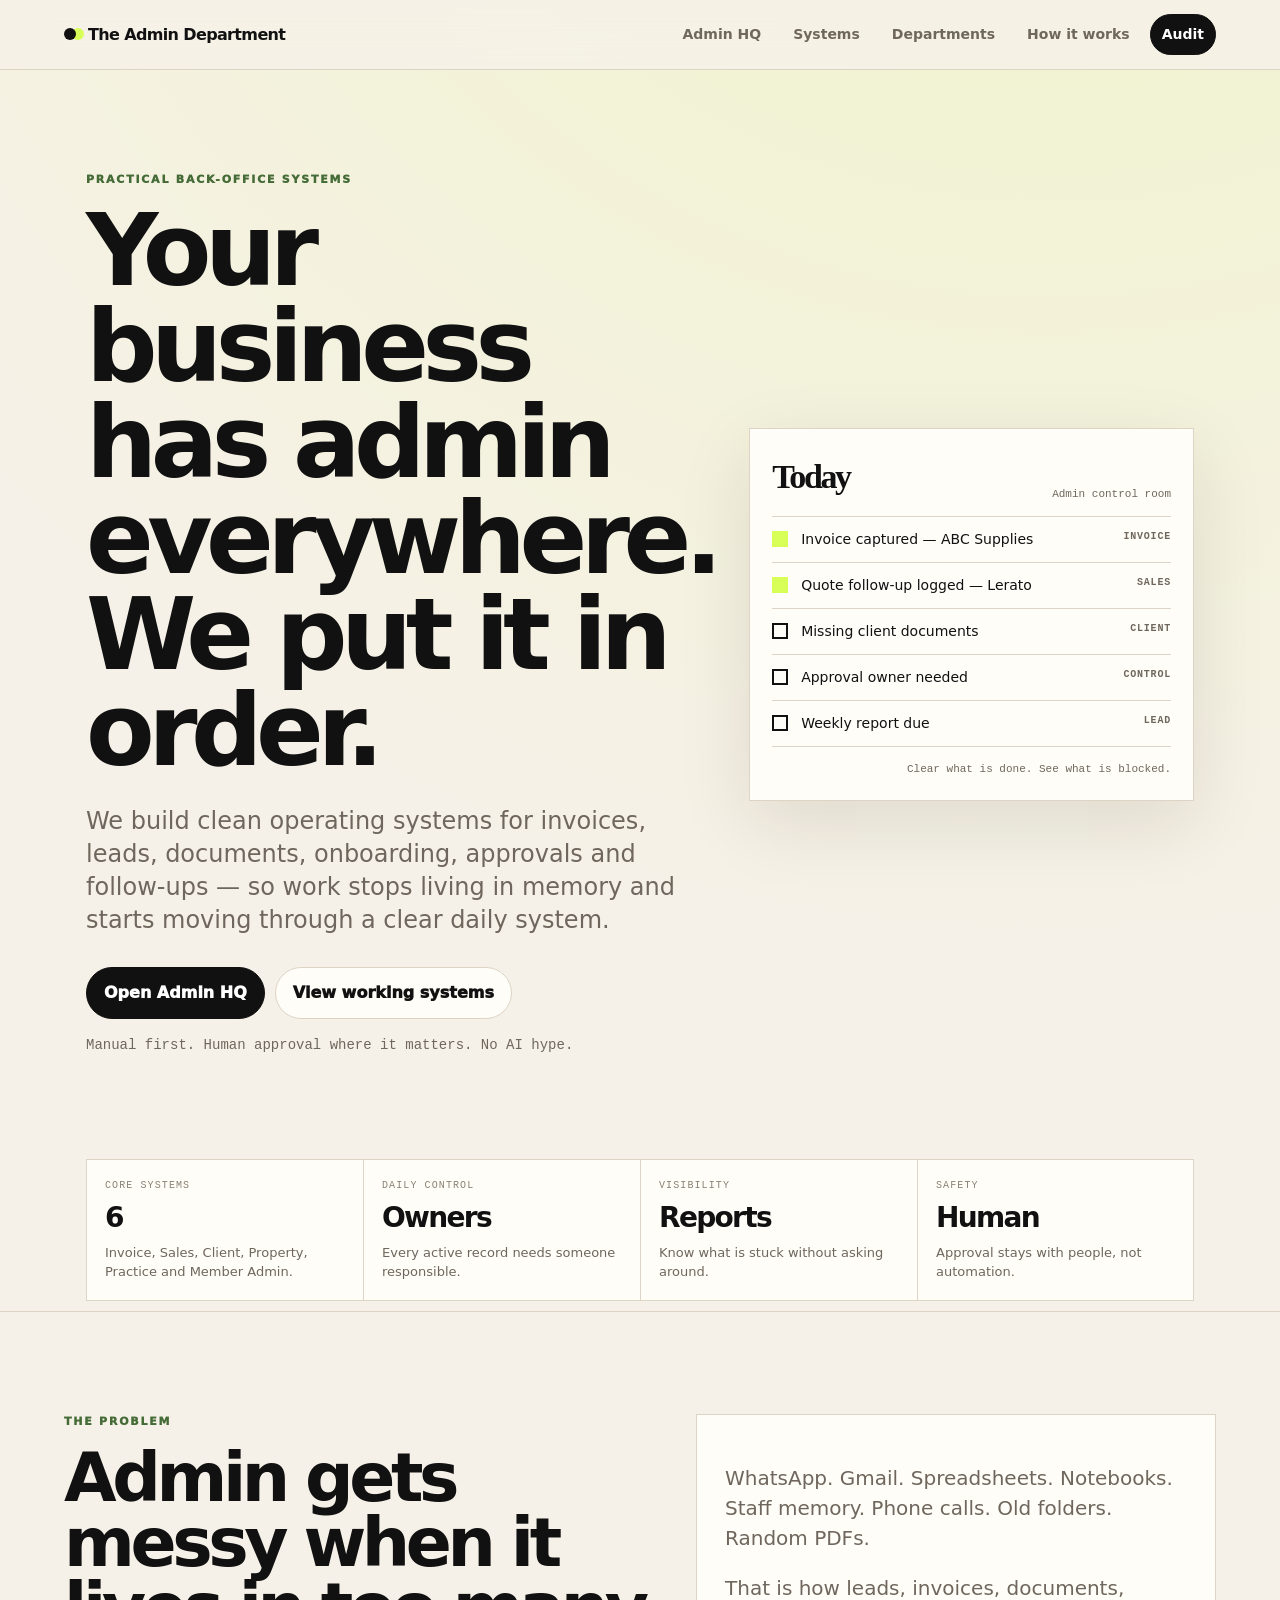
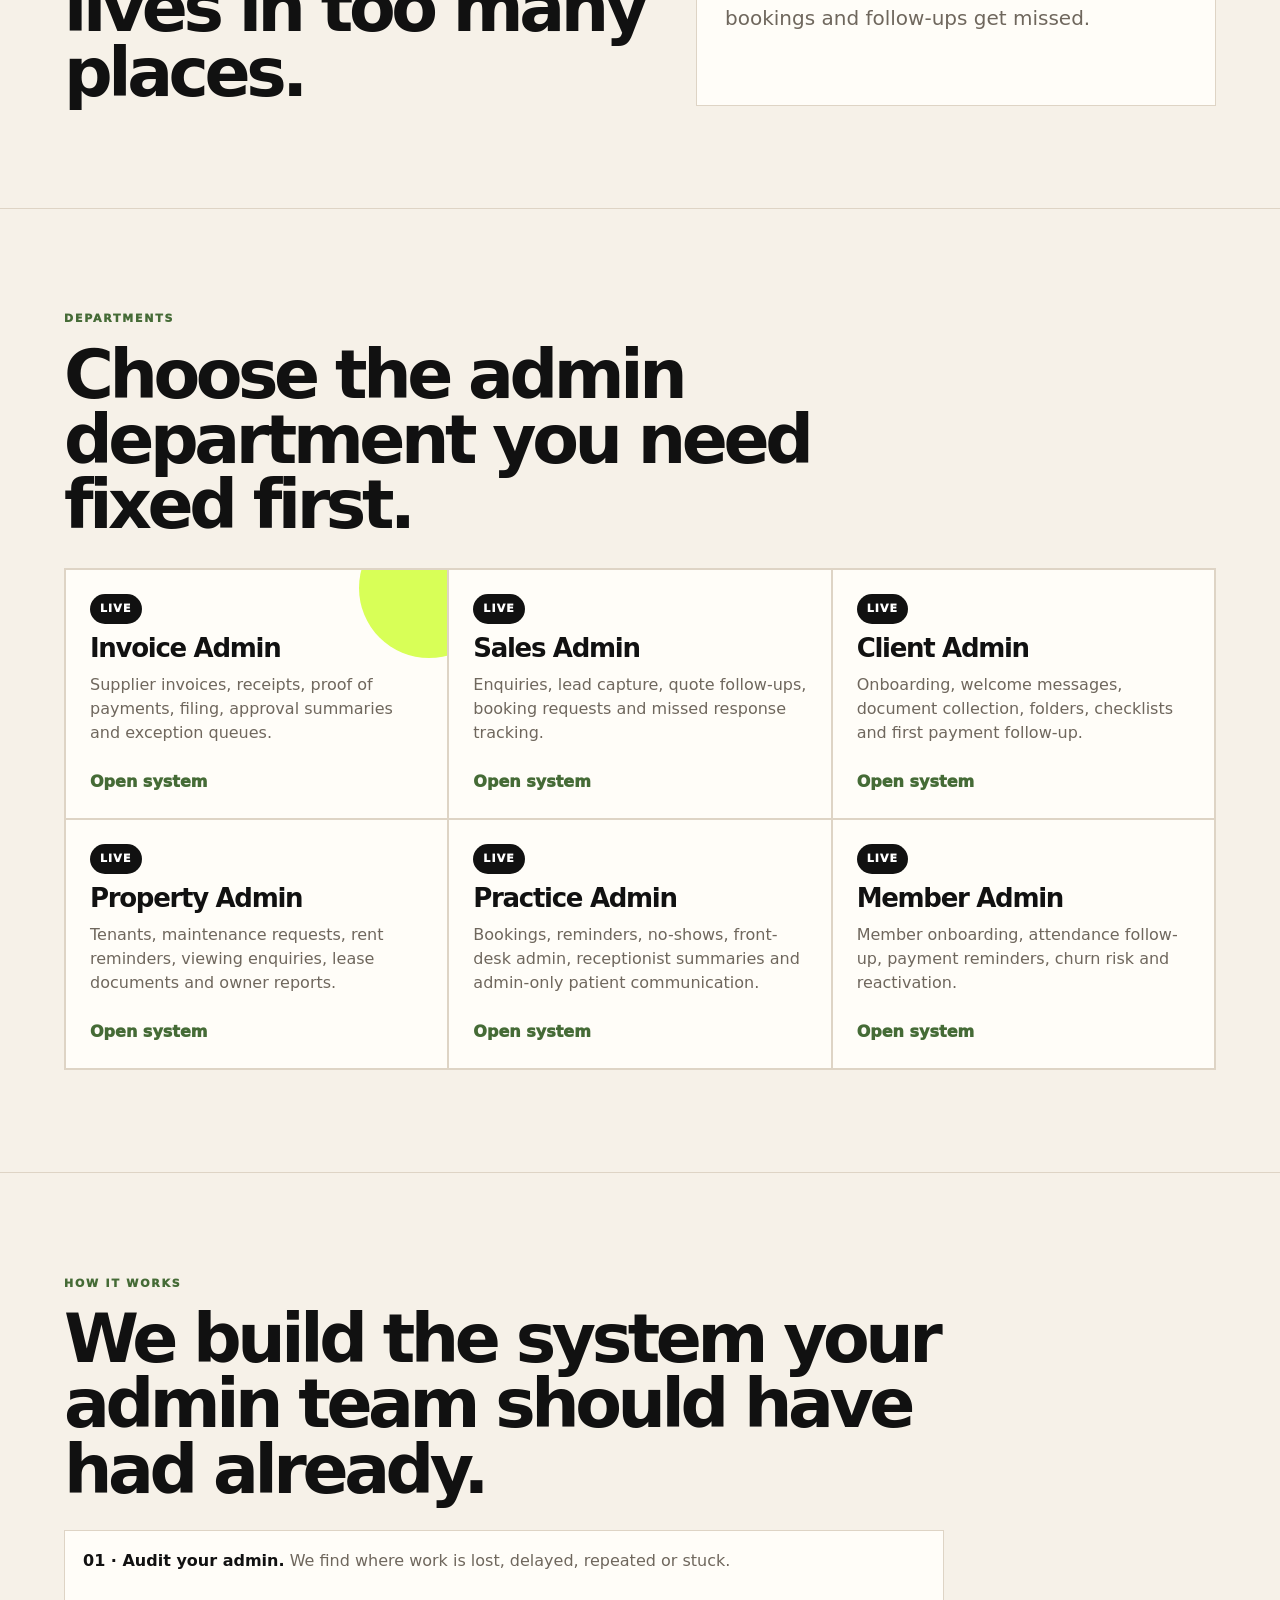
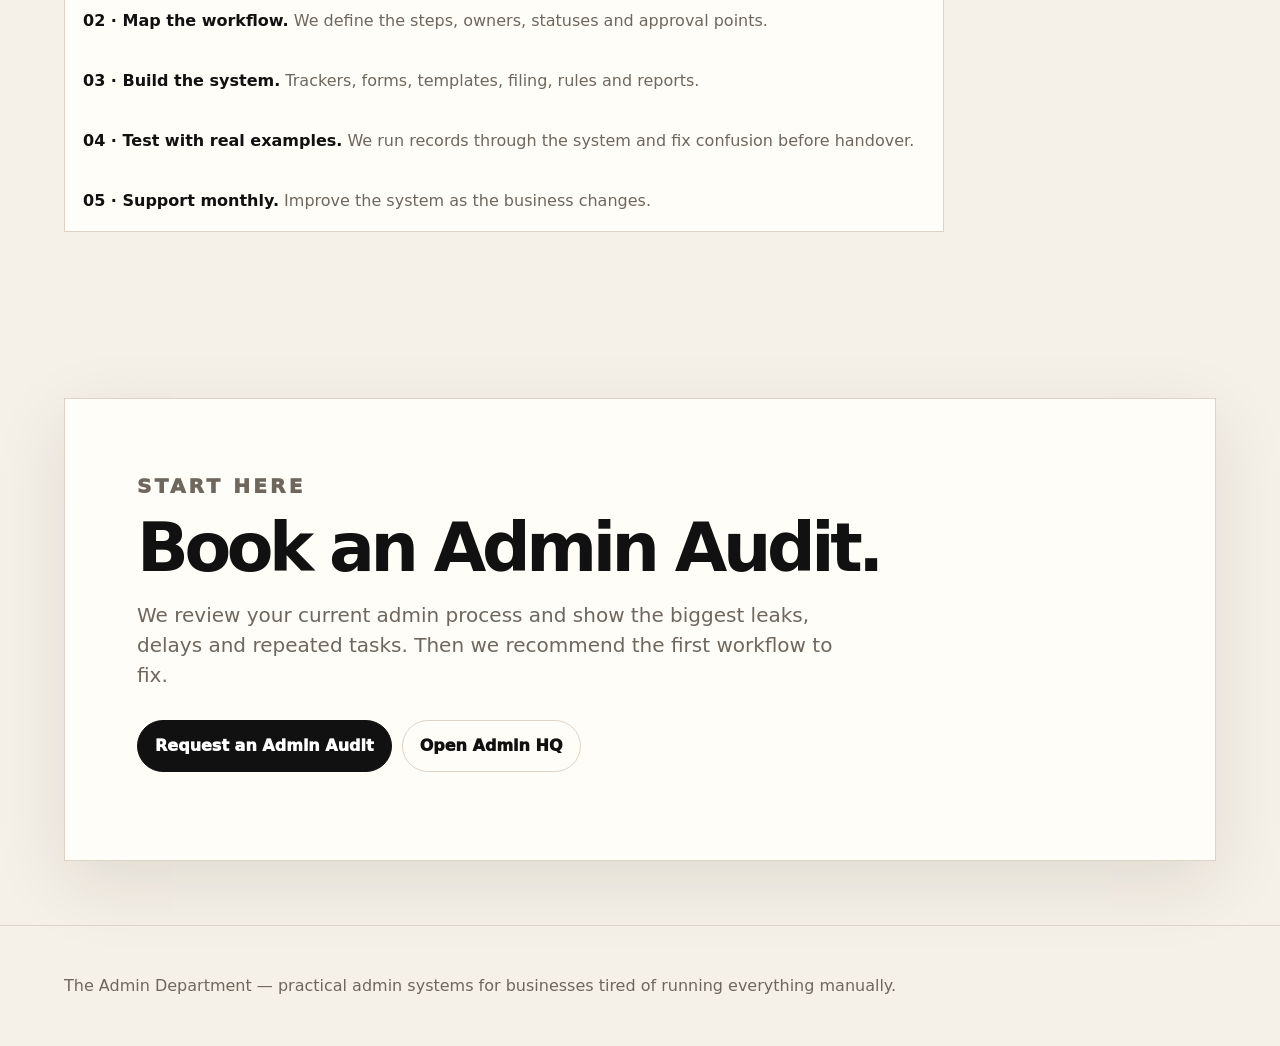
<file: index.html>
<!doctype html>
<html lang="en">
<head>
  <meta charset="utf-8" />
  <meta name="viewport" content="width=device-width, initial-scale=1, viewport-fit=cover" />
  <title>The Admin Department</title>
  <meta name="description" content="Practical admin systems for businesses drowning in invoices, messages, documents, bookings, follow-ups, and repetitive admin." />
  <link rel="stylesheet" href="styles.css" />
</head>
<body>
  <header class="site-header">
    <a class="logo" href="index.html">The Admin Department</a>
    <nav>
      <a href="app/">Admin HQ</a>
      <a href="admin-systems.html">Systems</a>
      <a href="#departments">Departments</a>
      <a href="#how">How it works</a>
      <a class="nav-cta" href="#audit">Audit</a>
    </nav>
  </header>

  <main>
    <section class="hero">
      <div class="hero-copy-wrap">
        <p class="eyebrow">Practical back-office systems</p>
        <h1>Your business has admin everywhere. We put it in order.</h1>
        <p class="hero-copy">We build clean operating systems for invoices, leads, documents, onboarding, approvals and follow-ups — so work stops living in memory and starts moving through a clear daily system.</p>
        <div class="hero-actions">
          <a class="button primary" href="app/">Open Admin HQ</a>
          <a class="button secondary" href="admin-systems.html">View working systems</a>
        </div>
        <p class="trust">Manual first. Human approval where it matters. No AI hype.</p>
      </div>
      <aside class="today-card" aria-label="Admin preview">
        <div class="card-head">
          <span class="stamp">Today</span>
          <span class="date">Admin control room</span>
        </div>
        <ul class="ruled">
          <li><span class="check done"></span><span>Invoice captured — ABC Supplies</span><strong>Invoice</strong></li>
          <li><span class="check done"></span><span>Quote follow-up logged — Lerato</span><strong>Sales</strong></li>
          <li><span class="check"></span><span>Missing client documents</span><strong>Client</strong></li>
          <li><span class="check"></span><span>Approval owner needed</span><strong>Control</strong></li>
          <li><span class="check"></span><span>Weekly report due</span><strong>Lead</strong></li>
        </ul>
        <p class="card-note">Clear what is done. See what is blocked.</p>
      </aside>
    </section>

    <section class="proof-strip" aria-label="What the system gives you">
      <article><span>Core systems</span><strong>6</strong><p>Invoice, Sales, Client, Property, Practice and Member Admin.</p></article>
      <article><span>Daily control</span><strong>Owners</strong><p>Every active record needs someone responsible.</p></article>
      <article><span>Visibility</span><strong>Reports</strong><p>Know what is stuck without asking around.</p></article>
      <article><span>Safety</span><strong>Human</strong><p>Approval stays with people, not automation.</p></article>
    </section>

    <section class="problem">
      <div>
        <p class="eyebrow">The problem</p>
        <h2>Admin gets messy when it lives in too many places.</h2>
      </div>
      <div class="problem-card">
        <p>WhatsApp. Gmail. Spreadsheets. Notebooks. Staff memory. Phone calls. Old folders. Random PDFs.</p>
        <p>That is how leads, invoices, documents, bookings and follow-ups get missed.</p>
      </div>
    </section>

    <section id="departments" class="departments">
      <p class="eyebrow">Departments</p>
      <h2>Choose the admin department you need fixed first.</h2>
      <div class="grid">
        <article class="featured"><span>Live</span><h3>Invoice Admin</h3><p>Supplier invoices, receipts, proof of payments, filing, approval summaries and exception queues.</p><a href="app/invoice-admin/?demo=1">Open system</a></article>
        <article><span>Live</span><h3>Sales Admin</h3><p>Enquiries, lead capture, quote follow-ups, booking requests and missed response tracking.</p><a href="app/sales-admin/?demo=1">Open system</a></article>
        <article><span>Live</span><h3>Client Admin</h3><p>Onboarding, welcome messages, document collection, folders, checklists and first payment follow-up.</p><a href="app/client-admin/?demo=1">Open system</a></article>
        <article><span>Live</span><h3>Property Admin</h3><p>Tenants, maintenance requests, rent reminders, viewing enquiries, lease documents and owner reports.</p><a href="app/property-admin/?demo=1">Open system</a></article>
        <article><span>Live</span><h3>Practice Admin</h3><p>Bookings, reminders, no-shows, front-desk admin, receptionist summaries and admin-only patient communication.</p><a href="app/practice-admin/?demo=1">Open system</a></article>
        <article><span>Live</span><h3>Member Admin</h3><p>Member onboarding, attendance follow-up, payment reminders, churn risk and reactivation.</p><a href="app/member-admin/?demo=1">Open system</a></article>
      </div>
    </section>

    <section id="how" class="how">
      <p class="eyebrow">How it works</p>
      <h2>We build the system your admin team should have had already.</h2>
      <ol>
        <li><strong>01 · Audit your admin.</strong> We find where work is lost, delayed, repeated or stuck.</li>
        <li><strong>02 · Map the workflow.</strong> We define the steps, owners, statuses and approval points.</li>
        <li><strong>03 · Build the system.</strong> Trackers, forms, templates, filing, rules and reports.</li>
        <li><strong>04 · Test with real examples.</strong> We run records through the system and fix confusion before handover.</li>
        <li><strong>05 · Support monthly.</strong> Improve the system as the business changes.</li>
      </ol>
    </section>

    <section id="audit" class="cta">
      <p class="eyebrow">Start here</p>
      <h2>Book an Admin Audit.</h2>
      <p>We review your current admin process and show the biggest leaks, delays and repeated tasks. Then we recommend the first workflow to fix.</p>
      <div class="hero-actions">
        <a class="button primary" href="admin-systems.html#pilot">Request an Admin Audit</a>
        <a class="button secondary" href="app/">Open Admin HQ</a>
      </div>
    </section>
  </main>

  <footer>
    <p>The Admin Department — practical admin systems for businesses tired of running everything manually.</p>
  </footer>
</body>
</html>
</file>
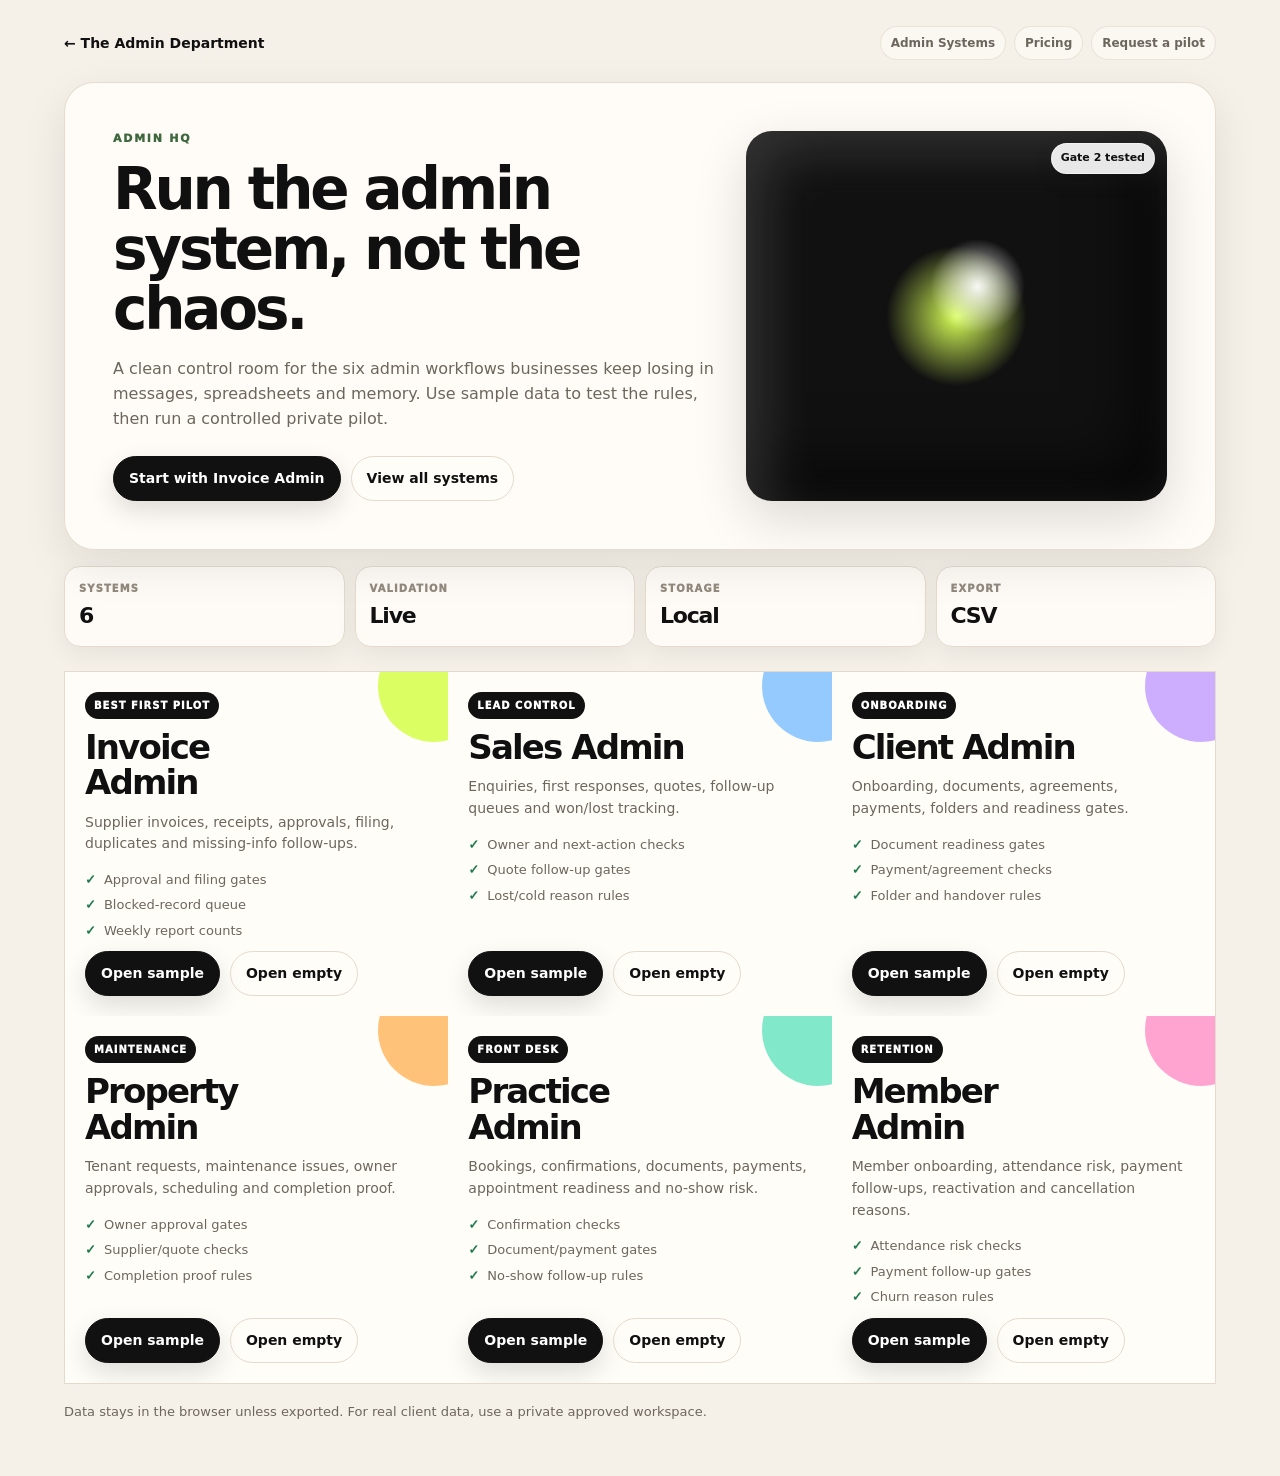
<file: app/index.html>
<!doctype html>
<html lang="en">
<head>
  <meta charset="utf-8" />
  <meta name="viewport" content="width=device-width, initial-scale=1, viewport-fit=cover" />
  <title>Admin HQ — The Admin Department</title>
  <meta name="description" content="Launch the Invoice, Sales, Client, Property, Practice, and Member Admin working systems." />
  <link rel="stylesheet" href="assets/app.css" />
  <style>
    .launch-grid{display:grid;grid-template-columns:repeat(3,minmax(0,1fr));gap:0;margin-top:24px;border:1px solid var(--border);background:var(--border)}.launch-card{position:relative;overflow:hidden;background:var(--card);padding:20px;display:flex;flex-direction:column;gap:11px;min-height:255px;transition:.18s ease}.launch-card:hover{transform:translateY(-1px);box-shadow:var(--shadow-sm);z-index:1}.launch-card:before{content:"";position:absolute;right:-42px;top:-42px;width:112px;height:112px;border-radius:50%;background:var(--accent);opacity:.92}.launch-card.sales:before{background:var(--blue)}.launch-card.client:before{background:var(--purple)}.launch-card.property:before{background:#ffbd6e}.launch-card.practice:before{background:#77e6c6}.launch-card.member:before{background:#ff9ccf}.launch-card h2{font-size:clamp(24px,3vw,34px);max-width:230px}.launch-card p{margin:0;color:var(--muted);line-height:1.55;font-size:14px}.launch-card .tag{align-self:flex-start;background:#111;color:#fff;border-radius:999px;padding:6px 9px;font-size:10px;text-transform:uppercase;letter-spacing:.1em;font-weight:950;position:relative;z-index:1}.launch-card .checks{display:grid;gap:6px;margin:4px 0 0;padding:0;list-style:none;color:var(--muted);font-size:13px}.launch-card .checks li{display:flex;gap:8px;align-items:flex-start}.launch-card .checks li:before{content:"✓";font-weight:950;color:var(--ok)}.launch-card .actions{margin-top:auto;position:relative;z-index:1}.mini-proof{display:grid;grid-template-columns:repeat(4,1fr);gap:10px;margin:16px 0}.proof-card{background:rgba(255,253,248,.9);border:1px solid var(--border);border-radius:16px;padding:14px;box-shadow:var(--shadow-sm)}.proof-card span{display:block;color:var(--subtle);font-size:10px;text-transform:uppercase;letter-spacing:.11em;font-weight:950}.proof-card strong{display:block;font-size:22px;letter-spacing:-.055em;margin-top:3px}.app-head .actions{position:relative;z-index:2}@media(max-width:980px){.launch-grid{grid-template-columns:1fr 1fr}.launch-card{min-height:auto}.mini-proof{grid-template-columns:1fr 1fr}}@media(max-width:720px){.launch-grid,.mini-proof{grid-template-columns:1fr}.launch-card{padding:18px}.launch-card .actions{position:static;margin:14px 0 0;padding:0;background:transparent;border:0}.launch-card .actions .btn{display:inline-flex}}
  </style>
</head>
<body>
  <main class="shell">
    <nav class="topbar"><a class="back" href="../index.html">← The Admin Department</a><div class="topbar-links"><a href="../admin-systems.html">Admin Systems</a><a href="../admin-systems.html#pricing">Pricing</a><a href="../admin-systems.html#pilot">Request a pilot</a></div></nav>
    <header class="app-head"><div><p class="eyebrow">Admin HQ</p><h1>Run the admin system, not the chaos.</h1><p class="sub">A clean control room for the six admin workflows businesses keep losing in messages, spreadsheets and memory. Use sample data to test the rules, then run a controlled private pilot.</p><div class="actions"><a class="btn primary" href="invoice-admin/?demo=1">Start with Invoice Admin</a><a class="btn" href="#systems">View all systems</a></div></div><div class="orb"></div></header>
    <section class="mini-proof" aria-label="System proof points"><div class="proof-card"><span>Systems</span><strong>6</strong></div><div class="proof-card"><span>Validation</span><strong>Live</strong></div><div class="proof-card"><span>Storage</span><strong>Local</strong></div><div class="proof-card"><span>Export</span><strong>CSV</strong></div></section>
    <section id="systems" class="launch-grid">
      <article class="launch-card"><span class="tag">Best first pilot</span><h2>Invoice Admin</h2><p>Supplier invoices, receipts, approvals, filing, duplicates and missing-info follow-ups.</p><ul class="checks"><li>Approval and filing gates</li><li>Blocked-record queue</li><li>Weekly report counts</li></ul><div class="actions"><a class="btn primary" href="invoice-admin/?demo=1">Open sample</a><a class="btn ghost" href="invoice-admin/">Open empty</a></div></article>
      <article class="launch-card sales"><span class="tag">Lead control</span><h2>Sales Admin</h2><p>Enquiries, first responses, quotes, follow-up queues and won/lost tracking.</p><ul class="checks"><li>Owner and next-action checks</li><li>Quote follow-up gates</li><li>Lost/cold reason rules</li></ul><div class="actions"><a class="btn primary" href="sales-admin/?demo=1">Open sample</a><a class="btn ghost" href="sales-admin/">Open empty</a></div></article>
      <article class="launch-card client"><span class="tag">Onboarding</span><h2>Client Admin</h2><p>Onboarding, documents, agreements, payments, folders and readiness gates.</p><ul class="checks"><li>Document readiness gates</li><li>Payment/agreement checks</li><li>Folder and handover rules</li></ul><div class="actions"><a class="btn primary" href="client-admin/?demo=1">Open sample</a><a class="btn ghost" href="client-admin/">Open empty</a></div></article>
      <article class="launch-card property"><span class="tag">Maintenance</span><h2>Property Admin</h2><p>Tenant requests, maintenance issues, owner approvals, scheduling and completion proof.</p><ul class="checks"><li>Owner approval gates</li><li>Supplier/quote checks</li><li>Completion proof rules</li></ul><div class="actions"><a class="btn primary" href="property-admin/?demo=1">Open sample</a><a class="btn ghost" href="property-admin/">Open empty</a></div></article>
      <article class="launch-card practice"><span class="tag">Front desk</span><h2>Practice Admin</h2><p>Bookings, confirmations, documents, payments, appointment readiness and no-show risk.</p><ul class="checks"><li>Confirmation checks</li><li>Document/payment gates</li><li>No-show follow-up rules</li></ul><div class="actions"><a class="btn primary" href="practice-admin/?demo=1">Open sample</a><a class="btn ghost" href="practice-admin/">Open empty</a></div></article>
      <article class="launch-card member"><span class="tag">Retention</span><h2>Member Admin</h2><p>Member onboarding, attendance risk, payment follow-ups, reactivation and cancellation reasons.</p><ul class="checks"><li>Attendance risk checks</li><li>Payment follow-up gates</li><li>Churn reason rules</li></ul><div class="actions"><a class="btn primary" href="member-admin/?demo=1">Open sample</a><a class="btn ghost" href="member-admin/">Open empty</a></div></article>
    </section>
    <p class="foot-note">Data stays in the browser unless exported. For real client data, use a private approved workspace.</p>
  </main>
</body>
</html>
</file>
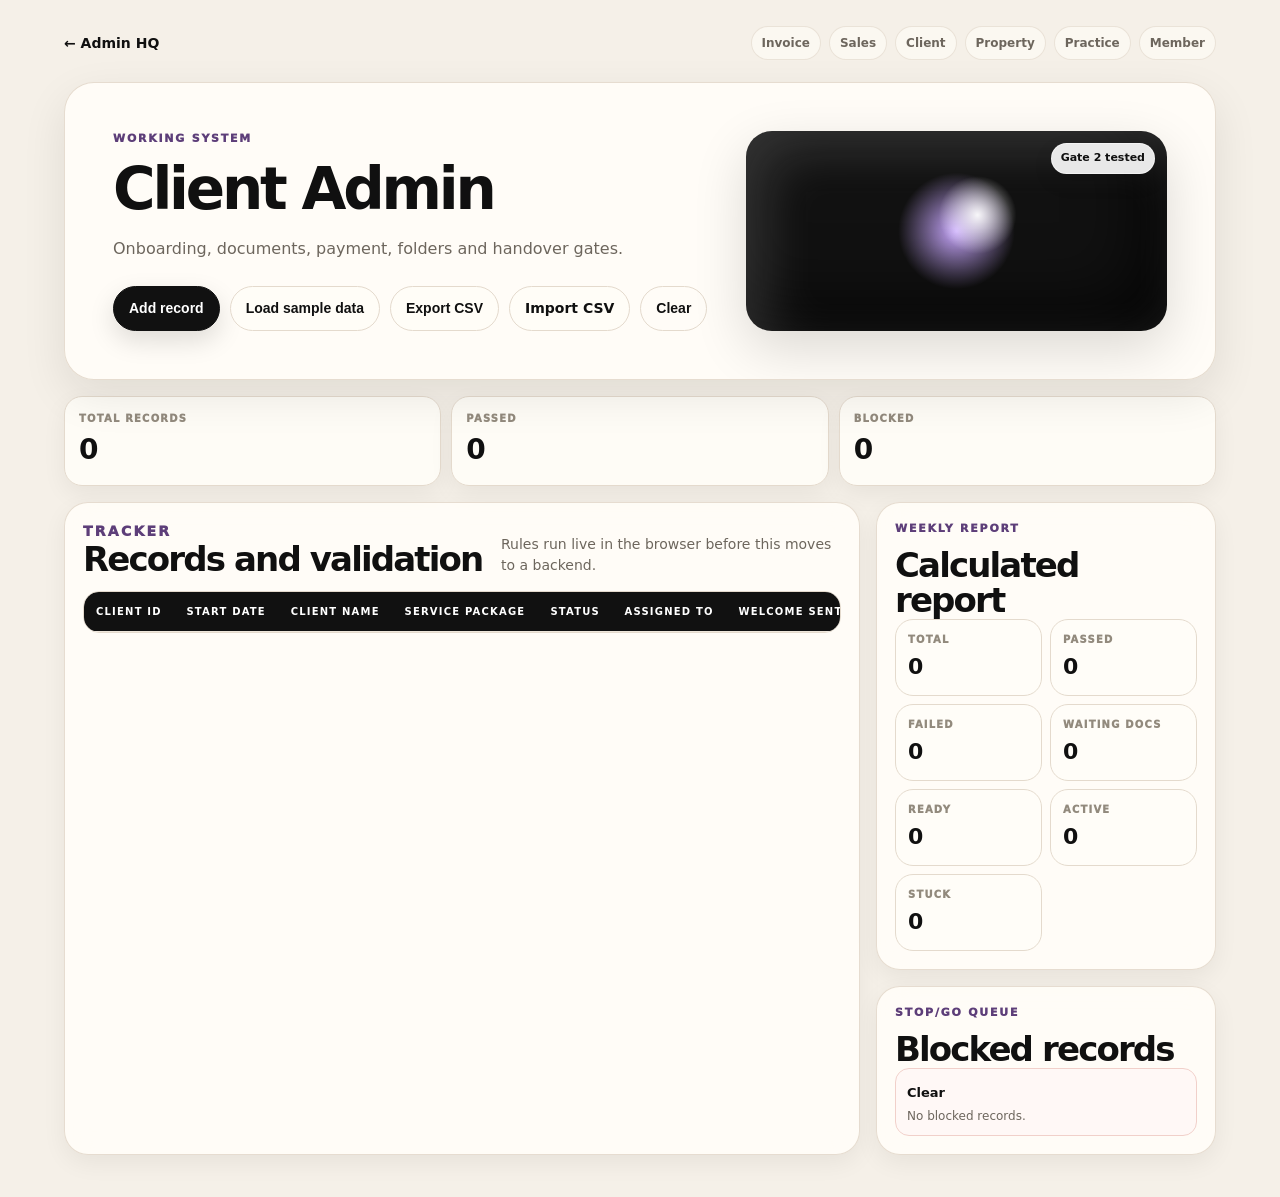
<file: app/client-admin/index.html>
<!doctype html>
<html lang="en">
<head>
  <meta charset="utf-8" />
  <meta name="viewport" content="width=device-width, initial-scale=1, viewport-fit=cover" />
  <title>Client Admin — Admin HQ</title>
  <link rel="stylesheet" href="../assets/app.css" />
</head>
<body class="client" data-system="client">
  <main class="shell">
    <nav class="topbar"><a class="back" href="../">← Admin HQ</a><div class="topbar-links"><a href="../invoice-admin/">Invoice</a><a href="../sales-admin/">Sales</a><a href="../client-admin/">Client</a><a href="../property-admin/">Property</a><a href="../practice-admin/">Practice</a><a href="../member-admin/">Member</a></div></nav>
    <header class="app-head"><div><p class="eyebrow">Working system</p><h1 id="system-title">Client Admin</h1><p id="system-subtitle" class="sub"></p><div class="actions"><button id="add-record" class="btn primary">Add record</button><button id="load-demo" class="btn">Load sample data</button><button id="export-csv" class="btn">Export CSV</button><label class="btn">Import CSV<input id="import-csv" type="file" accept=".csv,text/csv"></label><button id="empty-data" class="btn ghost">Clear</button></div></div><div class="orb"></div></header>
    <section class="metrics"><div class="metric"><span>Total records</span><strong id="record-count">0</strong></div><div class="metric"><span>Passed</span><strong id="pass-count">0</strong></div><div class="metric"><span>Blocked</span><strong id="fail-count">0</strong></div></section>
    <section class="layout"><article class="panel"><div class="panel-head"><div><p class="eyebrow">Tracker</p><h2>Records and validation</h2></div><p class="muted">Rules run live in the browser before this moves to a backend.</p></div><div class="tablewrap"><table id="records-table"></table></div></article><aside class="side"><article class="panel"><p class="eyebrow">Weekly report</p><h2>Calculated report</h2><div id="report-grid" class="report-grid"></div></article><article class="panel"><p class="eyebrow">Stop/go queue</p><h2>Blocked records</h2><ul id="blocked-list" class="blocked"></ul></article></aside></section>
  </main>
  <dialog id="record-modal"><form id="record-form"></form><div class="modal-actions"><button type="button" id="close-modal" class="btn">Cancel</button><button form="record-form" class="btn primary">Save record</button></div></dialog>
  <script src="../assets/engine.js"></script>
  <script src="../assets/app.js"></script>
</body>
</html>
</file>
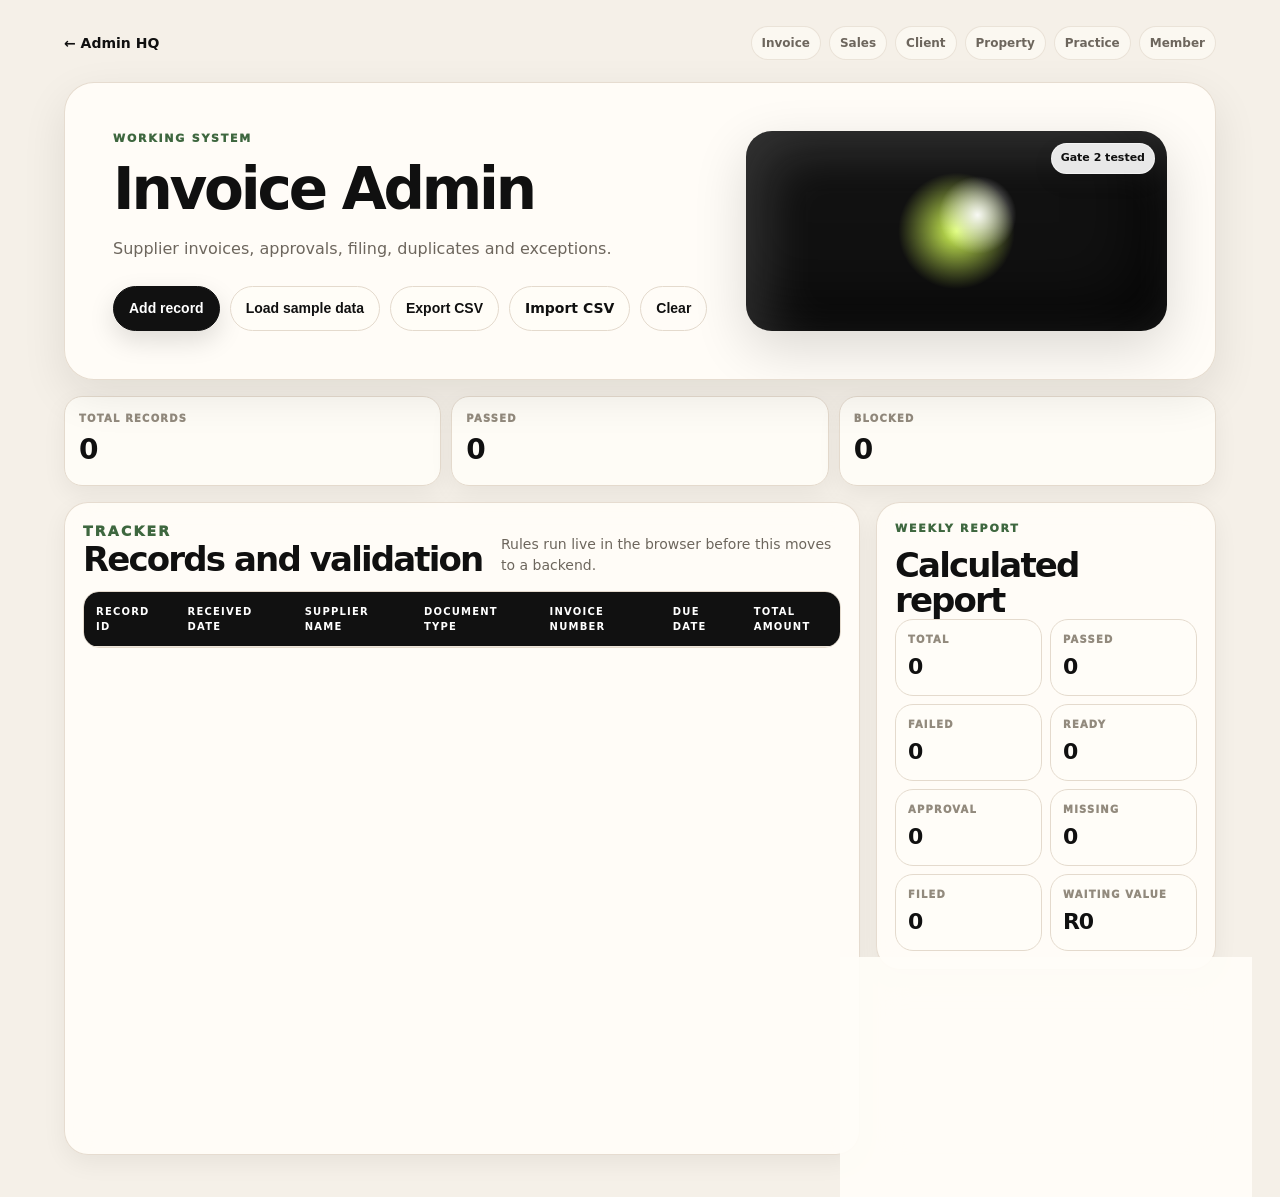
<file: app/invoice-admin/index.html>
<!doctype html>
<html lang="en">
<head>
  <meta charset="utf-8" />
  <meta name="viewport" content="width=device-width, initial-scale=1, viewport-fit=cover" />
  <title>Invoice Admin — Admin HQ</title>
  <link rel="stylesheet" href="../assets/app.css" />
</head>
<body class="invoice" data-system="invoice">
  <main class="shell">
    <nav class="topbar"><a class="back" href="../">← Admin HQ</a><div class="topbar-links"><a href="../invoice-admin/">Invoice</a><a href="../sales-admin/">Sales</a><a href="../client-admin/">Client</a><a href="../property-admin/">Property</a><a href="../practice-admin/">Practice</a><a href="../member-admin/">Member</a></div></nav>
    <header class="app-head"><div><p class="eyebrow">Working system</p><h1 id="system-title">Invoice Admin</h1><p id="system-subtitle" class="sub"></p><div class="actions"><button id="add-record" class="btn primary">Add record</button><button id="load-demo" class="btn">Load sample data</button><button id="export-csv" class="btn">Export CSV</button><label class="btn">Import CSV<input id="import-csv" type="file" accept=".csv,text/csv"></label><button id="empty-data" class="btn ghost">Clear</button></div></div><div class="orb"></div></header>
    <section class="metrics"><div class="metric"><span>Total records</span><strong id="record-count">0</strong></div><div class="metric"><span>Passed</span><strong id="pass-count">0</strong></div><div class="metric"><span>Blocked</span><strong id="fail-count">0</strong></div></section>
    <section class="layout"><article class="panel"><div class="panel-head"><div><p class="eyebrow">Tracker</p><h2>Records and validation</h2></div><p class="muted">Rules run live in the browser before this moves to a backend.</p></div><div class="tablewrap"><table id="records-table"></table></div></article><aside class="side"><article class="panel"><p class="eyebrow">Weekly report</p><h2>Calculated report</h2><div id="report-grid" class="report-grid"></div></article><article class="panel"><p class="eyebrow">Stop/go queue</p><h2>Blocked records</h2><ul id="blocked-list" class="blocked"></ul></article></aside></section>
  </main>
  <dialog id="record-modal"><form id="record-form"></form><div class="modal-actions"><button type="button" id="close-modal" class="btn">Cancel</button><button form="record-form" class="btn primary">Save record</button></div></dialog>
  <script src="../assets/engine.js"></script>
  <script src="../assets/app.js"></script>
</body>
</html>
</file>
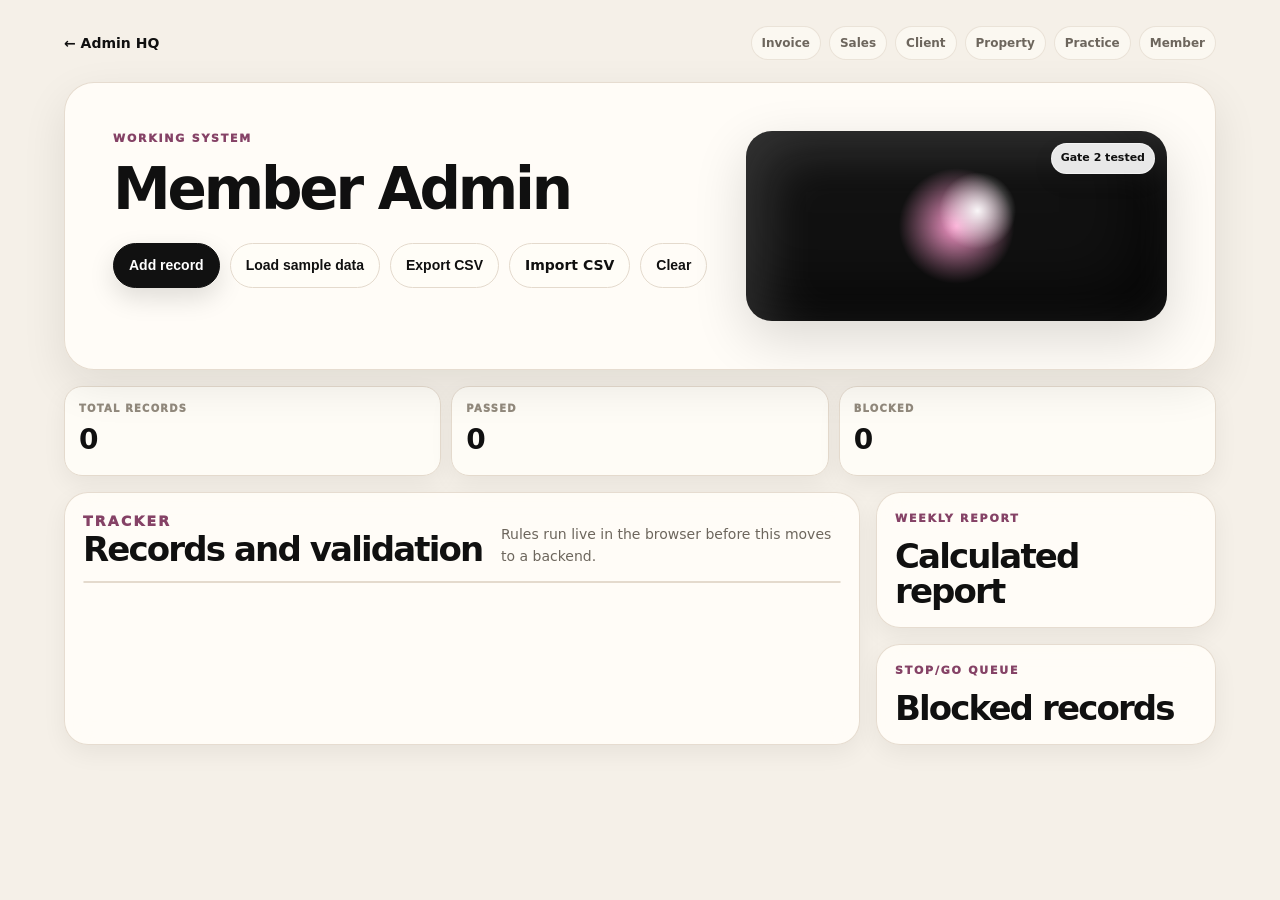
<file: app/member-admin/index.html>
<!doctype html>
<html lang="en">
<head>
  <meta charset="utf-8" />
  <meta name="viewport" content="width=device-width, initial-scale=1, viewport-fit=cover" />
  <title>Member Admin — Admin HQ</title>
  <link rel="stylesheet" href="../assets/app.css" />
</head>
<body class="member" data-system="member">
  <main class="shell">
    <nav class="topbar"><a class="back" href="../">← Admin HQ</a><div class="topbar-links"><a href="../invoice-admin/">Invoice</a><a href="../sales-admin/">Sales</a><a href="../client-admin/">Client</a><a href="../property-admin/">Property</a><a href="../practice-admin/">Practice</a><a href="../member-admin/">Member</a></div></nav>
    <header class="app-head"><div><p class="eyebrow">Working system</p><h1 id="system-title">Member Admin</h1><p id="system-subtitle" class="sub"></p><div class="actions"><button id="add-record" class="btn primary">Add record</button><button id="load-demo" class="btn">Load sample data</button><button id="export-csv" class="btn">Export CSV</button><label class="btn">Import CSV<input id="import-csv" type="file" accept=".csv,text/csv"></label><button id="empty-data" class="btn ghost">Clear</button></div></div><div class="orb"></div></header>
    <section class="metrics"><div class="metric"><span>Total records</span><strong id="record-count">0</strong></div><div class="metric"><span>Passed</span><strong id="pass-count">0</strong></div><div class="metric"><span>Blocked</span><strong id="fail-count">0</strong></div></section>
    <section class="layout"><article class="panel"><div class="panel-head"><div><p class="eyebrow">Tracker</p><h2>Records and validation</h2></div><p class="muted">Rules run live in the browser before this moves to a backend.</p></div><div class="tablewrap"><table id="records-table"></table></div></article><aside class="side"><article class="panel"><p class="eyebrow">Weekly report</p><h2>Calculated report</h2><div id="report-grid" class="report-grid"></div></article><article class="panel"><p class="eyebrow">Stop/go queue</p><h2>Blocked records</h2><ul id="blocked-list" class="blocked"></ul></article></aside></section>
  </main>
  <dialog id="record-modal"><form id="record-form"></form><div class="modal-actions"><button type="button" id="close-modal" class="btn">Cancel</button><button form="record-form" class="btn primary">Save record</button></div></dialog>
  <script src="../assets/engine.js"></script>
  <script src="../assets/app.js"></script>
</body>
</html>
</file>
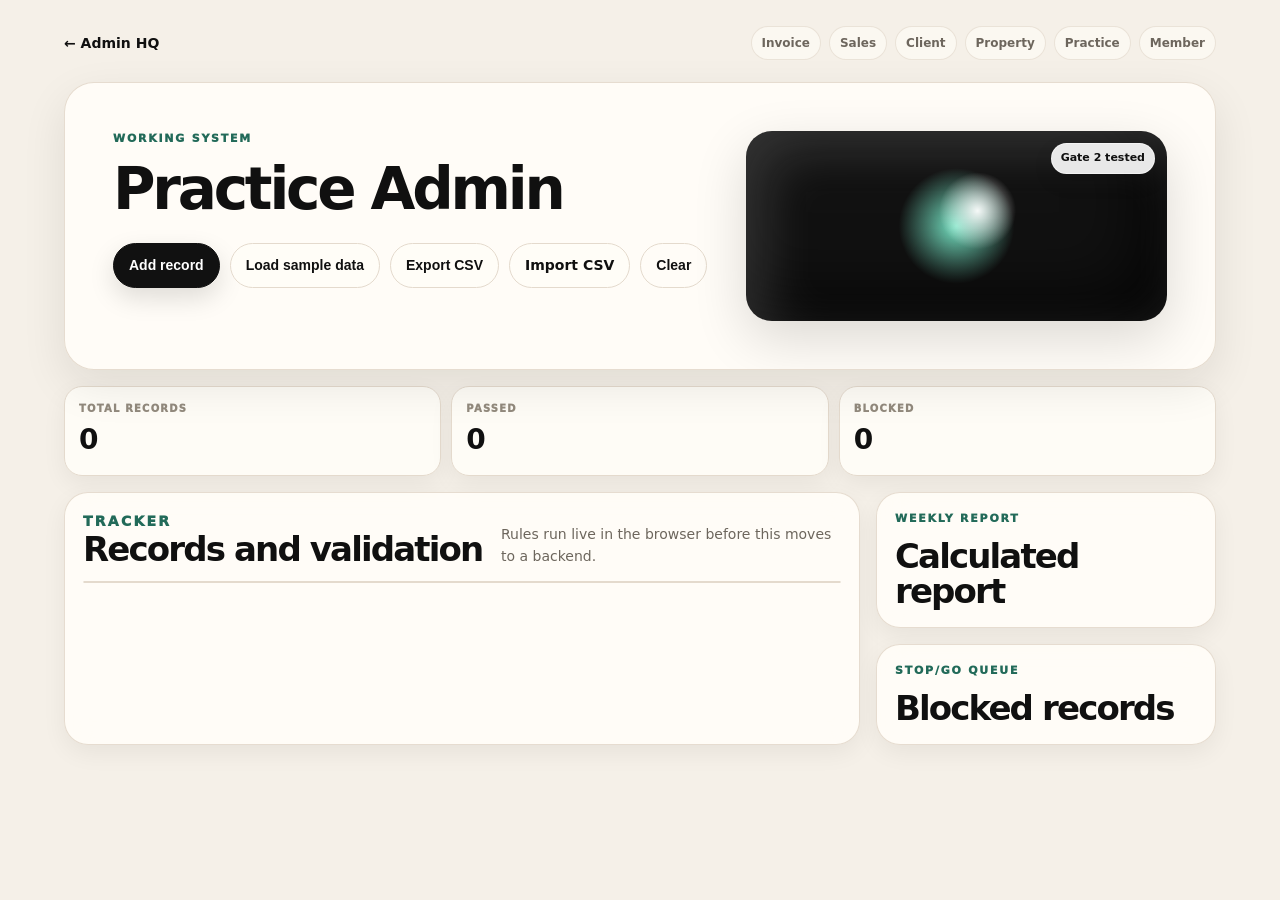
<file: app/practice-admin/index.html>
<!doctype html>
<html lang="en">
<head>
  <meta charset="utf-8" />
  <meta name="viewport" content="width=device-width, initial-scale=1, viewport-fit=cover" />
  <title>Practice Admin — Admin HQ</title>
  <link rel="stylesheet" href="../assets/app.css" />
</head>
<body class="practice" data-system="practice">
  <main class="shell">
    <nav class="topbar"><a class="back" href="../">← Admin HQ</a><div class="topbar-links"><a href="../invoice-admin/">Invoice</a><a href="../sales-admin/">Sales</a><a href="../client-admin/">Client</a><a href="../property-admin/">Property</a><a href="../practice-admin/">Practice</a><a href="../member-admin/">Member</a></div></nav>
    <header class="app-head"><div><p class="eyebrow">Working system</p><h1 id="system-title">Practice Admin</h1><p id="system-subtitle" class="sub"></p><div class="actions"><button id="add-record" class="btn primary">Add record</button><button id="load-demo" class="btn">Load sample data</button><button id="export-csv" class="btn">Export CSV</button><label class="btn">Import CSV<input id="import-csv" type="file" accept=".csv,text/csv"></label><button id="empty-data" class="btn ghost">Clear</button></div></div><div class="orb"></div></header>
    <section class="metrics"><div class="metric"><span>Total records</span><strong id="record-count">0</strong></div><div class="metric"><span>Passed</span><strong id="pass-count">0</strong></div><div class="metric"><span>Blocked</span><strong id="fail-count">0</strong></div></section>
    <section class="layout"><article class="panel"><div class="panel-head"><div><p class="eyebrow">Tracker</p><h2>Records and validation</h2></div><p class="muted">Rules run live in the browser before this moves to a backend.</p></div><div class="tablewrap"><table id="records-table"></table></div></article><aside class="side"><article class="panel"><p class="eyebrow">Weekly report</p><h2>Calculated report</h2><div id="report-grid" class="report-grid"></div></article><article class="panel"><p class="eyebrow">Stop/go queue</p><h2>Blocked records</h2><ul id="blocked-list" class="blocked"></ul></article></aside></section>
  </main>
  <dialog id="record-modal"><form id="record-form"></form><div class="modal-actions"><button type="button" id="close-modal" class="btn">Cancel</button><button form="record-form" class="btn primary">Save record</button></div></dialog>
  <script src="../assets/engine.js"></script>
  <script src="../assets/app.js"></script>
</body>
</html>
</file>
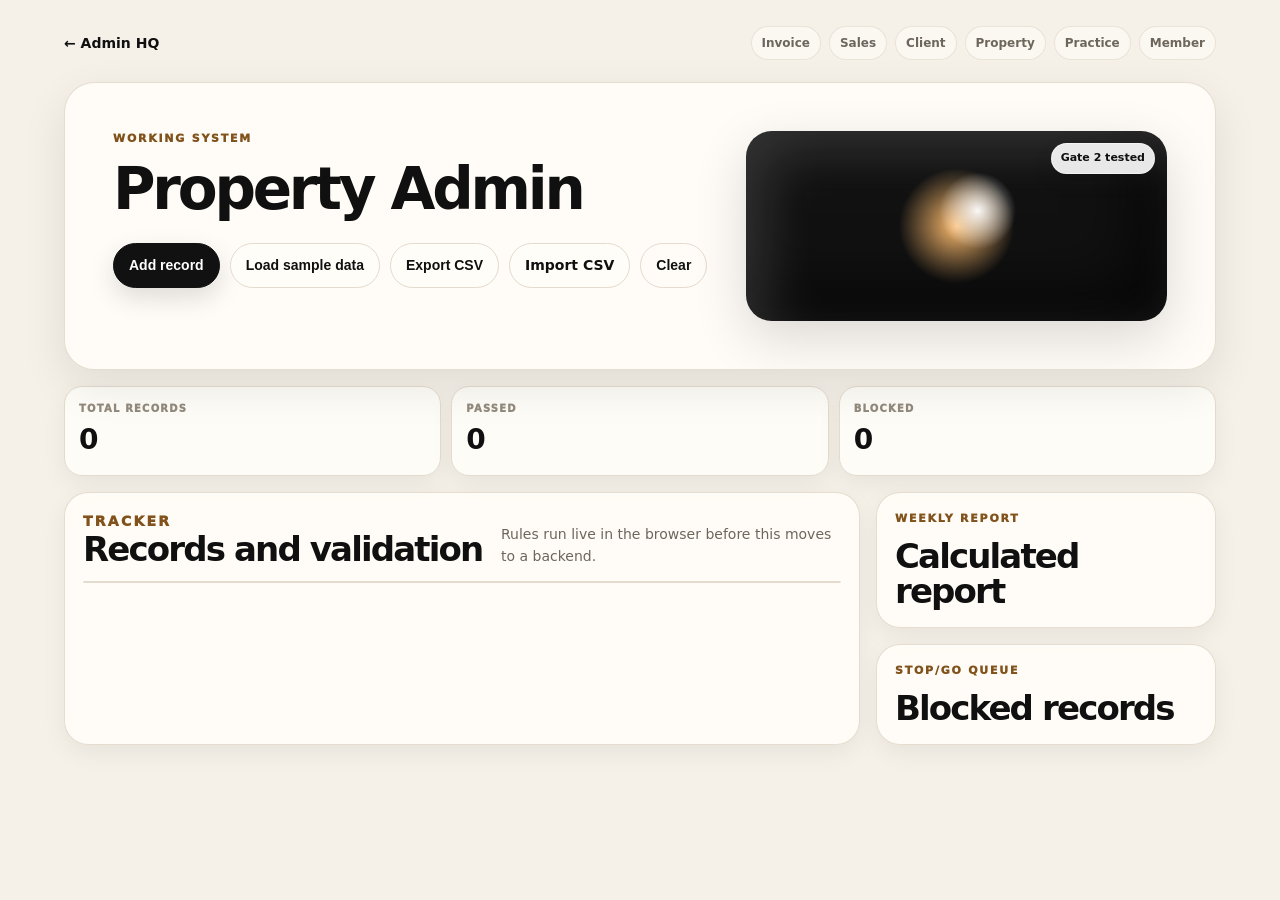
<file: app/property-admin/index.html>
<!doctype html>
<html lang="en">
<head>
  <meta charset="utf-8" />
  <meta name="viewport" content="width=device-width, initial-scale=1, viewport-fit=cover" />
  <title>Property Admin — Admin HQ</title>
  <link rel="stylesheet" href="../assets/app.css" />
</head>
<body class="property" data-system="property">
  <main class="shell">
    <nav class="topbar"><a class="back" href="../">← Admin HQ</a><div class="topbar-links"><a href="../invoice-admin/">Invoice</a><a href="../sales-admin/">Sales</a><a href="../client-admin/">Client</a><a href="../property-admin/">Property</a><a href="../practice-admin/">Practice</a><a href="../member-admin/">Member</a></div></nav>
    <header class="app-head"><div><p class="eyebrow">Working system</p><h1 id="system-title">Property Admin</h1><p id="system-subtitle" class="sub"></p><div class="actions"><button id="add-record" class="btn primary">Add record</button><button id="load-demo" class="btn">Load sample data</button><button id="export-csv" class="btn">Export CSV</button><label class="btn">Import CSV<input id="import-csv" type="file" accept=".csv,text/csv"></label><button id="empty-data" class="btn ghost">Clear</button></div></div><div class="orb"></div></header>
    <section class="metrics"><div class="metric"><span>Total records</span><strong id="record-count">0</strong></div><div class="metric"><span>Passed</span><strong id="pass-count">0</strong></div><div class="metric"><span>Blocked</span><strong id="fail-count">0</strong></div></section>
    <section class="layout"><article class="panel"><div class="panel-head"><div><p class="eyebrow">Tracker</p><h2>Records and validation</h2></div><p class="muted">Rules run live in the browser before this moves to a backend.</p></div><div class="tablewrap"><table id="records-table"></table></div></article><aside class="side"><article class="panel"><p class="eyebrow">Weekly report</p><h2>Calculated report</h2><div id="report-grid" class="report-grid"></div></article><article class="panel"><p class="eyebrow">Stop/go queue</p><h2>Blocked records</h2><ul id="blocked-list" class="blocked"></ul></article></aside></section>
  </main>
  <dialog id="record-modal"><form id="record-form"></form><div class="modal-actions"><button type="button" id="close-modal" class="btn">Cancel</button><button form="record-form" class="btn primary">Save record</button></div></dialog>
  <script src="../assets/engine.js"></script>
  <script src="../assets/app.js"></script>
</body>
</html>
</file>
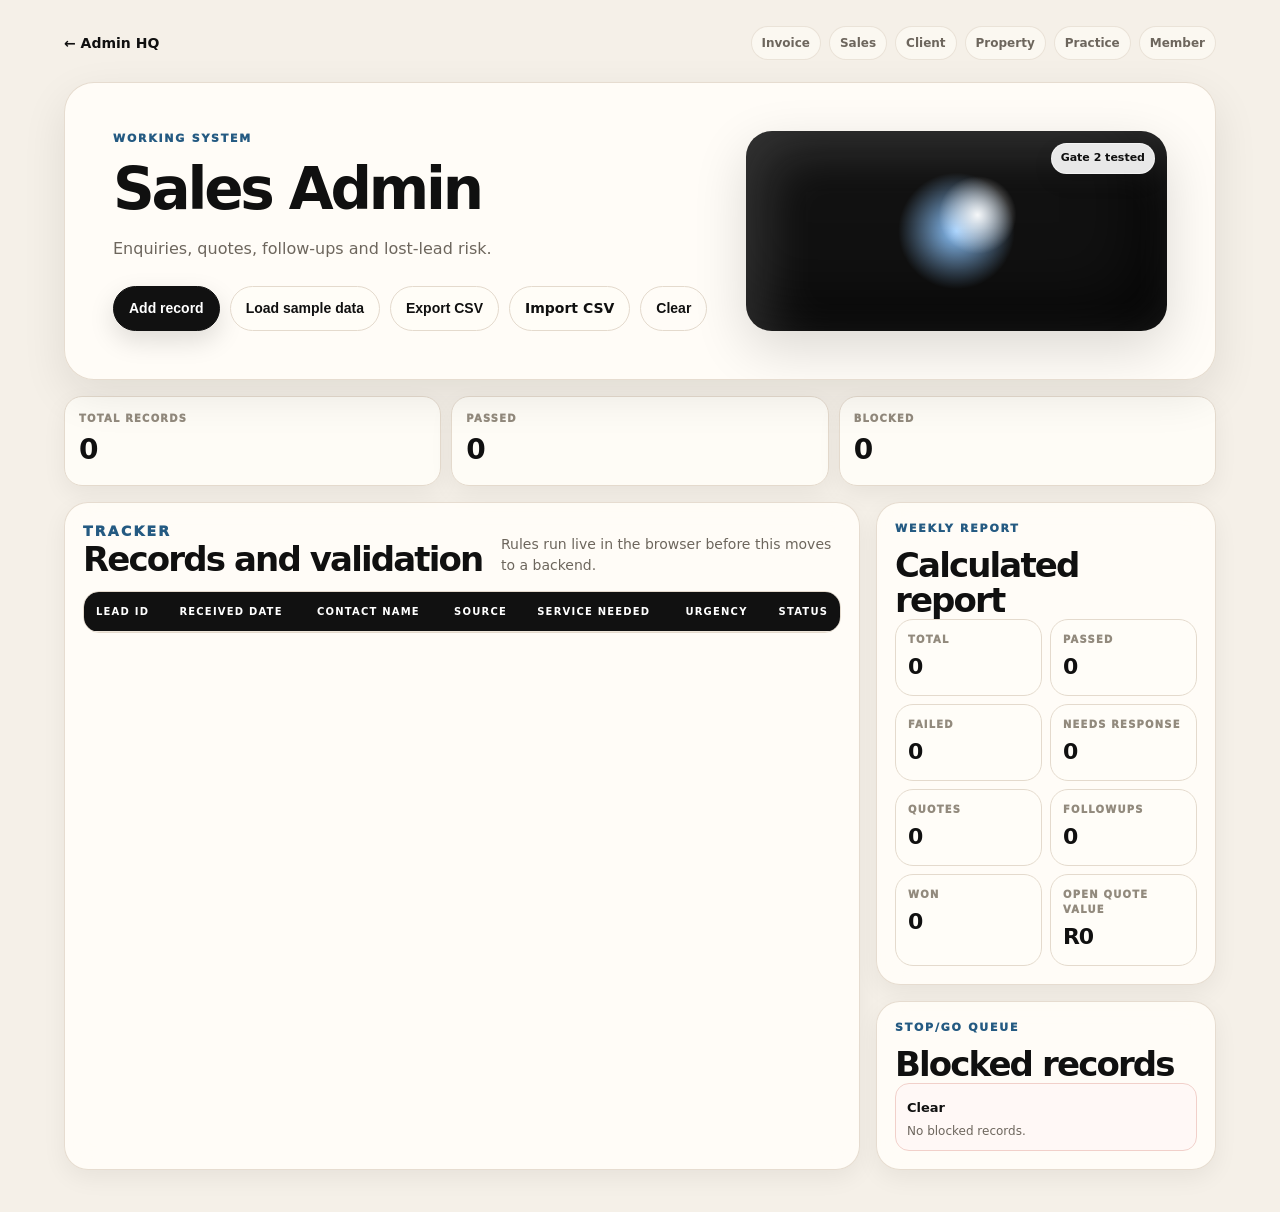
<file: app/sales-admin/index.html>
<!doctype html>
<html lang="en">
<head>
  <meta charset="utf-8" />
  <meta name="viewport" content="width=device-width, initial-scale=1, viewport-fit=cover" />
  <title>Sales Admin — Admin HQ</title>
  <link rel="stylesheet" href="../assets/app.css" />
</head>
<body class="sales" data-system="sales">
  <main class="shell">
    <nav class="topbar"><a class="back" href="../">← Admin HQ</a><div class="topbar-links"><a href="../invoice-admin/">Invoice</a><a href="../sales-admin/">Sales</a><a href="../client-admin/">Client</a><a href="../property-admin/">Property</a><a href="../practice-admin/">Practice</a><a href="../member-admin/">Member</a></div></nav>
    <header class="app-head"><div><p class="eyebrow">Working system</p><h1 id="system-title">Sales Admin</h1><p id="system-subtitle" class="sub"></p><div class="actions"><button id="add-record" class="btn primary">Add record</button><button id="load-demo" class="btn">Load sample data</button><button id="export-csv" class="btn">Export CSV</button><label class="btn">Import CSV<input id="import-csv" type="file" accept=".csv,text/csv"></label><button id="empty-data" class="btn ghost">Clear</button></div></div><div class="orb"></div></header>
    <section class="metrics"><div class="metric"><span>Total records</span><strong id="record-count">0</strong></div><div class="metric"><span>Passed</span><strong id="pass-count">0</strong></div><div class="metric"><span>Blocked</span><strong id="fail-count">0</strong></div></section>
    <section class="layout"><article class="panel"><div class="panel-head"><div><p class="eyebrow">Tracker</p><h2>Records and validation</h2></div><p class="muted">Rules run live in the browser before this moves to a backend.</p></div><div class="tablewrap"><table id="records-table"></table></div></article><aside class="side"><article class="panel"><p class="eyebrow">Weekly report</p><h2>Calculated report</h2><div id="report-grid" class="report-grid"></div></article><article class="panel"><p class="eyebrow">Stop/go queue</p><h2>Blocked records</h2><ul id="blocked-list" class="blocked"></ul></article></aside></section>
  </main>
  <dialog id="record-modal"><form id="record-form"></form><div class="modal-actions"><button type="button" id="close-modal" class="btn">Cancel</button><button form="record-form" class="btn primary">Save record</button></div></dialog>
  <script src="../assets/engine.js"></script>
  <script src="../assets/app.js"></script>
</body>
</html>
</file>
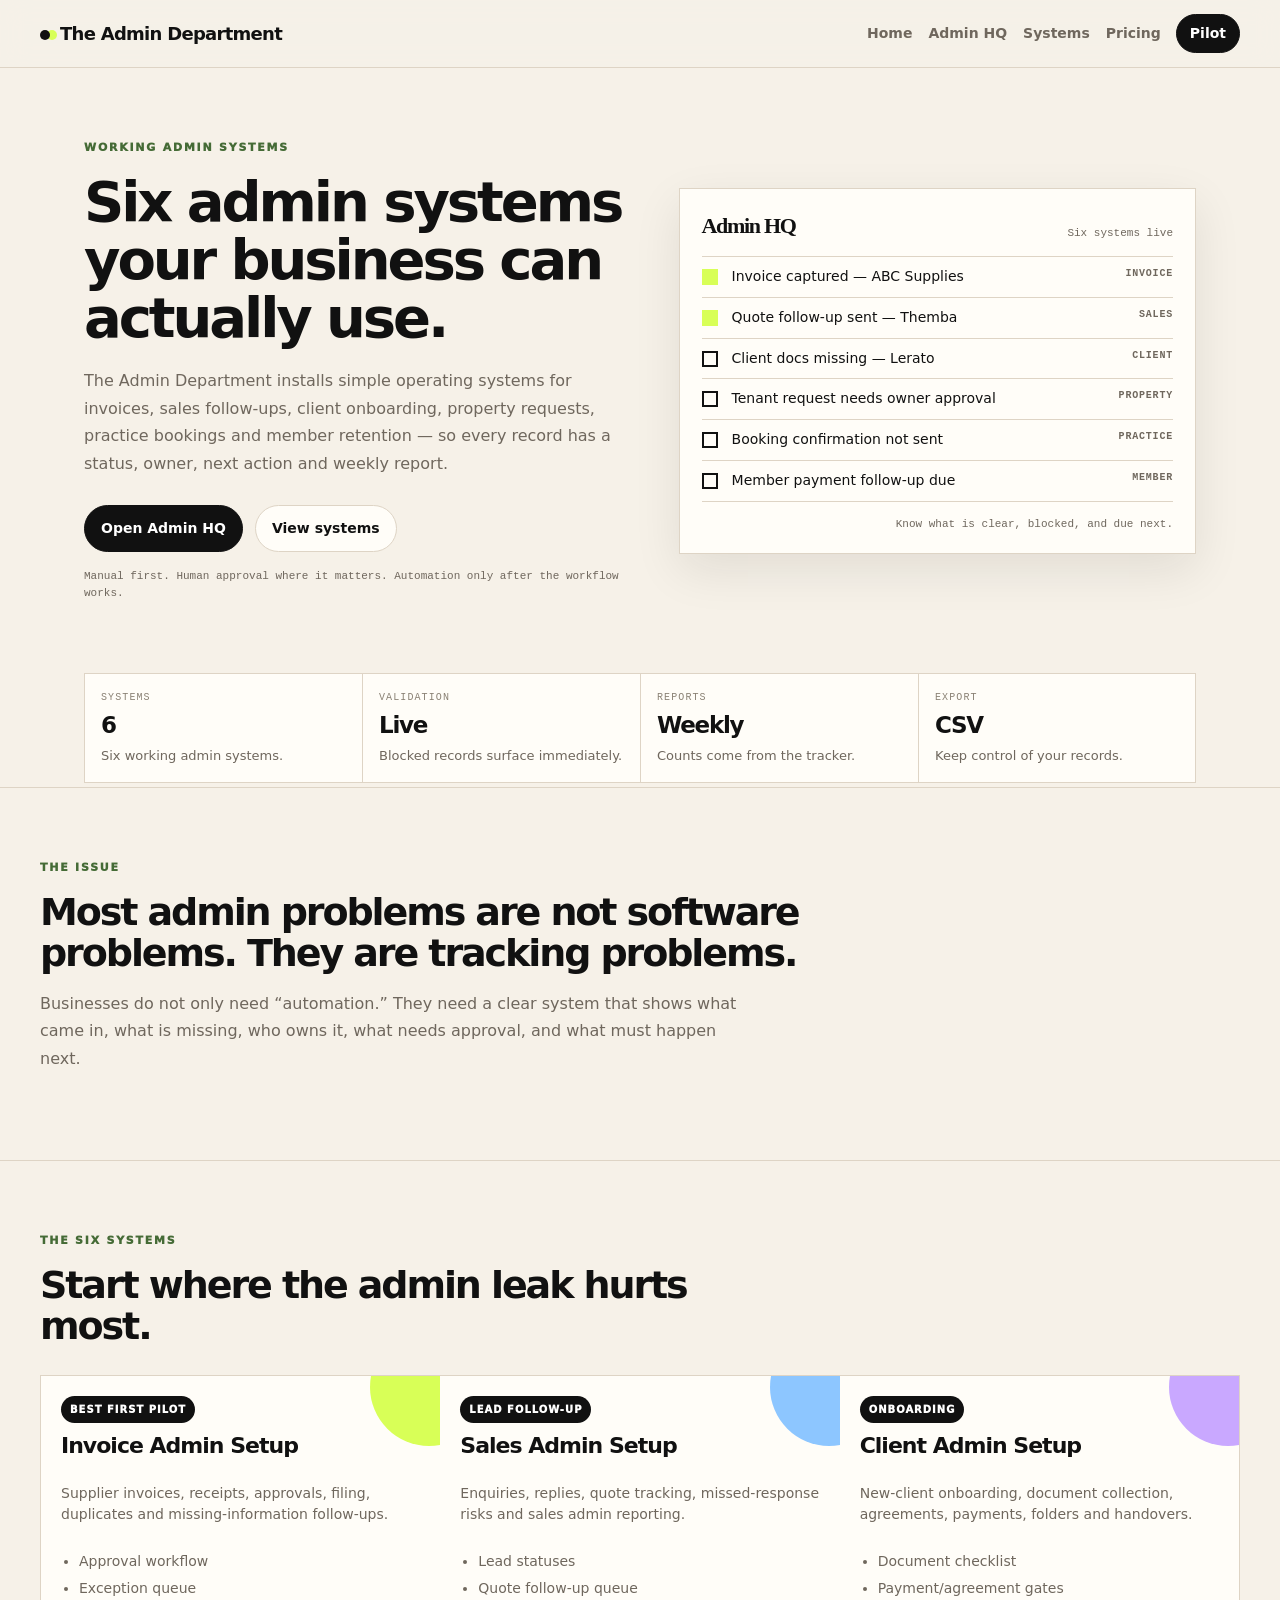
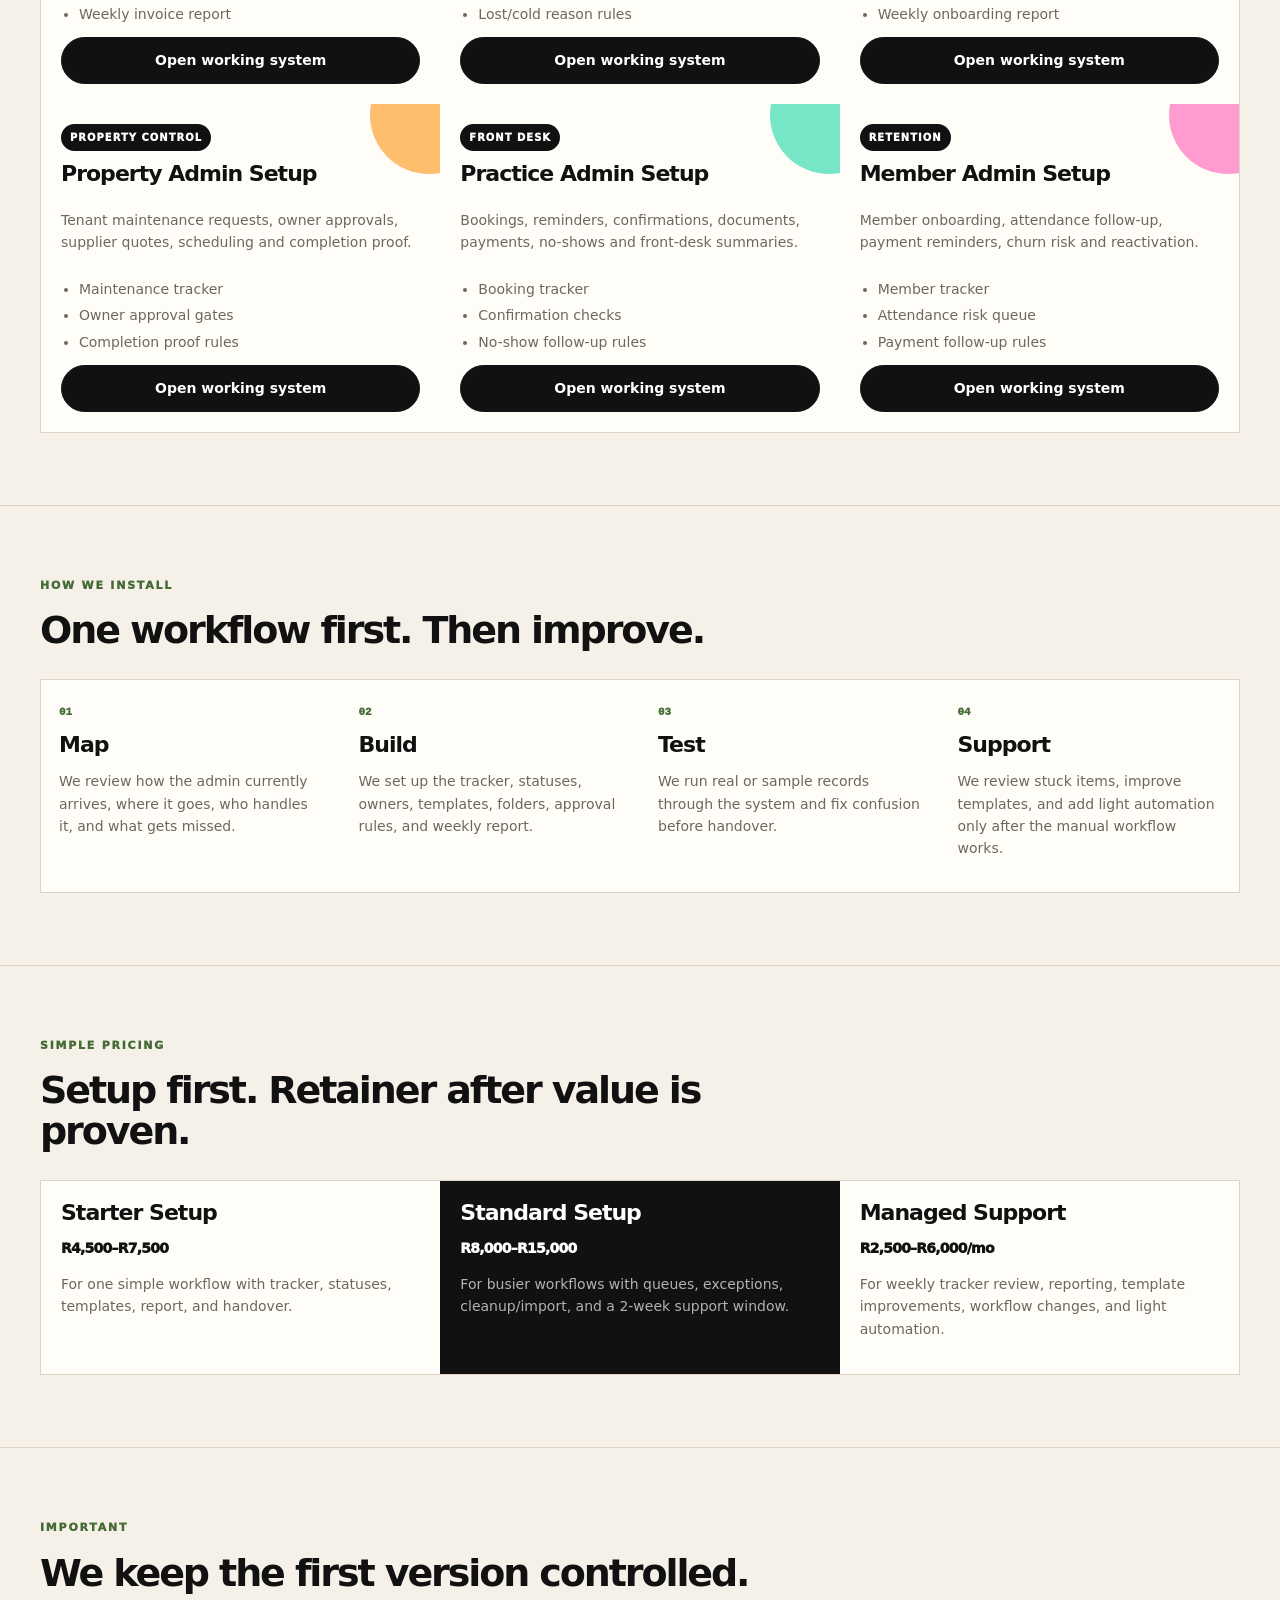
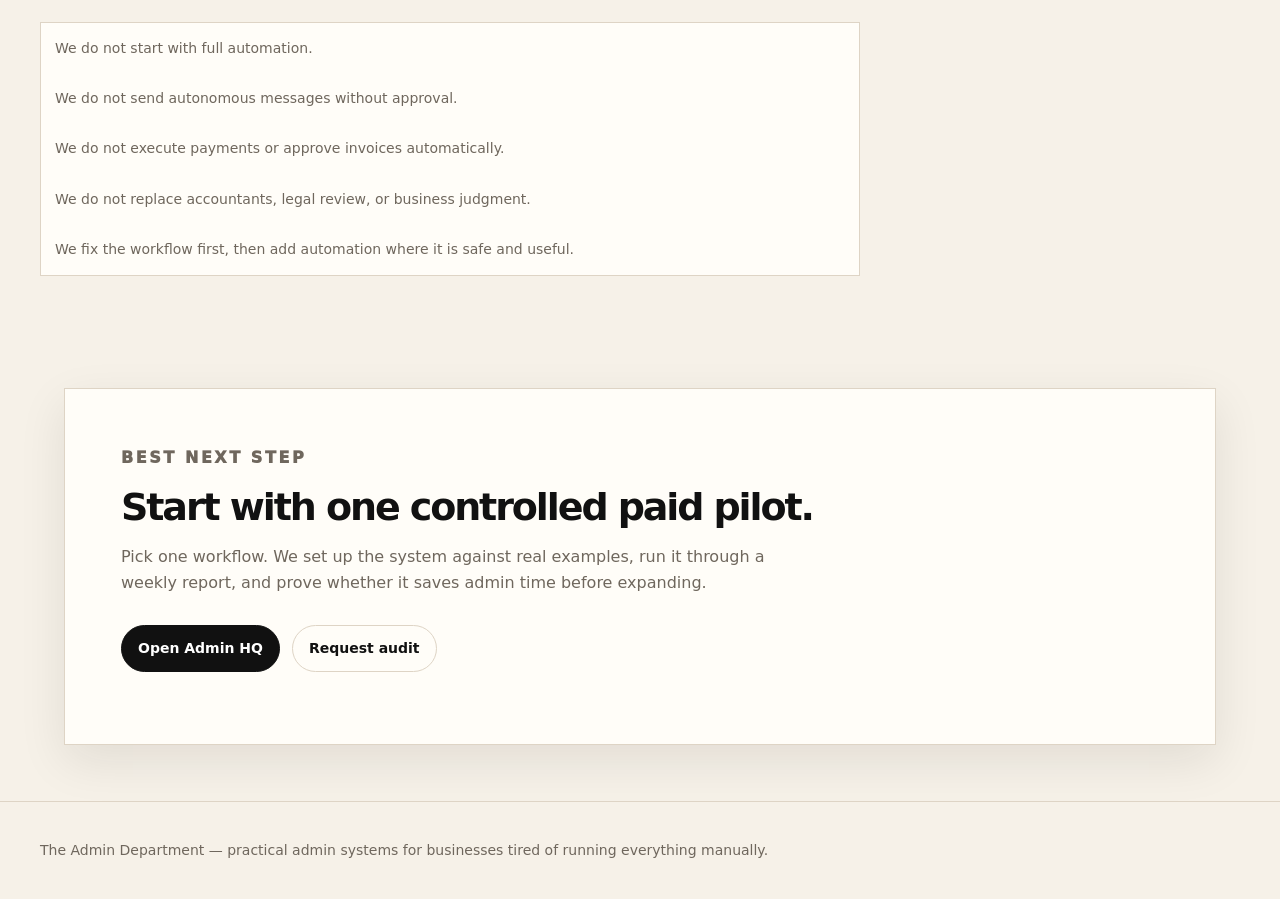
<file: admin-systems.html>
<!doctype html>
<html lang="en">
<head>
  <meta charset="utf-8" />
  <meta name="viewport" content="width=device-width, initial-scale=1, viewport-fit=cover" />
  <title>Admin Systems — The Admin Department</title>
  <meta name="description" content="Six working admin systems for businesses drowning in repetitive admin." />
  <link rel="stylesheet" href="admin-systems.css" />
</head>
<body>
  <header class="site-header">
    <a class="logo" href="index.html">The Admin Department</a>
    <nav>
      <a href="index.html">Home</a>
      <a href="app/">Admin HQ</a>
      <a href="#systems">Systems</a>
      <a href="#pricing">Pricing</a>
      <a class="nav-cta" href="#pilot">Pilot</a>
    </nav>
  </header>

  <main>
    <section class="hero">
      <div class="hero-copy-wrap">
        <p class="eyebrow">Working admin systems</p>
        <h1>Six admin systems your business can actually use.</h1>
        <p class="hero-copy">The Admin Department installs simple operating systems for invoices, sales follow-ups, client onboarding, property requests, practice bookings and member retention — so every record has a status, owner, next action and weekly report.</p>
        <div class="hero-actions">
          <a class="button primary" href="app/">Open Admin HQ</a>
          <a class="button secondary" href="#systems">View systems</a>
        </div>
        <p class="trust">Manual first. Human approval where it matters. Automation only after the workflow works.</p>
      </div>
      <aside class="today-card" aria-label="Admin HQ preview">
        <div class="card-head">
          <span class="stamp">Admin HQ</span>
          <span class="date">Six systems live</span>
        </div>
        <ul class="ruled">
          <li><span class="check done"></span><span>Invoice captured — ABC Supplies</span><strong>Invoice</strong></li>
          <li><span class="check done"></span><span>Quote follow-up sent — Themba</span><strong>Sales</strong></li>
          <li><span class="check"></span><span>Client docs missing — Lerato</span><strong>Client</strong></li>
          <li><span class="check"></span><span>Tenant request needs owner approval</span><strong>Property</strong></li>
          <li><span class="check"></span><span>Booking confirmation not sent</span><strong>Practice</strong></li>
          <li><span class="check"></span><span>Member payment follow-up due</span><strong>Member</strong></li>
        </ul>
        <p class="card-note">Know what is clear, blocked, and due next.</p>
      </aside>
    </section>

    <section class="proof-strip" aria-label="Proof points">
      <article><span>Systems</span><strong>6</strong><p>Six working admin systems.</p></article>
      <article><span>Validation</span><strong>Live</strong><p>Blocked records surface immediately.</p></article>
      <article><span>Reports</span><strong>Weekly</strong><p>Counts come from the tracker.</p></article>
      <article><span>Export</span><strong>CSV</strong><p>Keep control of your records.</p></article>
    </section>

    <section class="problem">
      <p class="eyebrow">The issue</p>
      <h2>Most admin problems are not software problems. They are tracking problems.</h2>
      <p>Businesses do not only need “automation.” They need a clear system that shows what came in, what is missing, who owns it, what needs approval, and what must happen next.</p>
    </section>

    <section id="systems" class="systems">
      <p class="eyebrow">The six systems</p>
      <h2>Start where the admin leak hurts most.</h2>
      <div class="cards six-cards">
        <article class="card featured"><p class="tag">Best first pilot</p><h3>Invoice Admin Setup</h3><p>Supplier invoices, receipts, approvals, filing, duplicates and missing-information follow-ups.</p><ul><li>Approval workflow</li><li>Exception queue</li><li>Weekly invoice report</li></ul><div class="card-actions"><a class="button primary" href="app/invoice-admin/?demo=1">Open working system</a></div></article>
        <article class="card sales-card"><p class="tag">Lead follow-up</p><h3>Sales Admin Setup</h3><p>Enquiries, replies, quote tracking, missed-response risks and sales admin reporting.</p><ul><li>Lead statuses</li><li>Quote follow-up queue</li><li>Lost/cold reason rules</li></ul><div class="card-actions"><a class="button primary" href="app/sales-admin/?demo=1">Open working system</a></div></article>
        <article class="card client-card"><p class="tag">Onboarding</p><h3>Client Admin Setup</h3><p>New-client onboarding, document collection, agreements, payments, folders and handovers.</p><ul><li>Document checklist</li><li>Payment/agreement gates</li><li>Weekly onboarding report</li></ul><div class="card-actions"><a class="button primary" href="app/client-admin/?demo=1">Open working system</a></div></article>
        <article class="card property-card"><p class="tag">Property control</p><h3>Property Admin Setup</h3><p>Tenant maintenance requests, owner approvals, supplier quotes, scheduling and completion proof.</p><ul><li>Maintenance tracker</li><li>Owner approval gates</li><li>Completion proof rules</li></ul><div class="card-actions"><a class="button primary" href="app/property-admin/?demo=1">Open working system</a></div></article>
        <article class="card practice-card"><p class="tag">Front desk</p><h3>Practice Admin Setup</h3><p>Bookings, reminders, confirmations, documents, payments, no-shows and front-desk summaries.</p><ul><li>Booking tracker</li><li>Confirmation checks</li><li>No-show follow-up rules</li></ul><div class="card-actions"><a class="button primary" href="app/practice-admin/?demo=1">Open working system</a></div></article>
        <article class="card member-card"><p class="tag">Retention</p><h3>Member Admin Setup</h3><p>Member onboarding, attendance follow-up, payment reminders, churn risk and reactivation.</p><ul><li>Member tracker</li><li>Attendance risk queue</li><li>Payment follow-up rules</li></ul><div class="card-actions"><a class="button primary" href="app/member-admin/?demo=1">Open working system</a></div></article>
      </div>
    </section>

    <section class="how">
      <p class="eyebrow">How we install</p>
      <h2>One workflow first. Then improve.</h2>
      <div class="steps">
        <article><strong>01</strong><h3>Map</h3><p>We review how the admin currently arrives, where it goes, who handles it, and what gets missed.</p></article>
        <article><strong>02</strong><h3>Build</h3><p>We set up the tracker, statuses, owners, templates, folders, approval rules, and weekly report.</p></article>
        <article><strong>03</strong><h3>Test</h3><p>We run real or sample records through the system and fix confusion before handover.</p></article>
        <article><strong>04</strong><h3>Support</h3><p>We review stuck items, improve templates, and add light automation only after the manual workflow works.</p></article>
      </div>
    </section>

    <section id="pricing" class="pricing">
      <p class="eyebrow">Simple pricing</p>
      <h2>Setup first. Retainer after value is proven.</h2>
      <div class="price-grid">
        <article><h3>Starter Setup</h3><p class="price">R4,500–R7,500</p><p>For one simple workflow with tracker, statuses, templates, report, and handover.</p></article>
        <article class="featured-price"><h3>Standard Setup</h3><p class="price">R8,000–R15,000</p><p>For busier workflows with queues, exceptions, cleanup/import, and a 2-week support window.</p></article>
        <article><h3>Managed Support</h3><p class="price">R2,500–R6,000/mo</p><p>For weekly tracker review, reporting, template improvements, workflow changes, and light automation.</p></article>
      </div>
    </section>

    <section class="guardrails">
      <p class="eyebrow">Important</p>
      <h2>We keep the first version controlled.</h2>
      <ul><li>We do not start with full automation.</li><li>We do not send autonomous messages without approval.</li><li>We do not execute payments or approve invoices automatically.</li><li>We do not replace accountants, legal review, or business judgment.</li><li>We fix the workflow first, then add automation where it is safe and useful.</li></ul>
    </section>

    <section id="pilot" class="cta">
      <p class="eyebrow">Best next step</p>
      <h2>Start with one controlled paid pilot.</h2>
      <p>Pick one workflow. We set up the system against real examples, run it through a weekly report, and prove whether it saves admin time before expanding.</p>
      <div class="hero-actions"><a class="button primary" href="app/">Open Admin HQ</a><a class="button secondary" href="index.html#audit">Request audit</a></div>
    </section>
  </main>

  <footer>
    <p>The Admin Department — practical admin systems for businesses tired of running everything manually.</p>
  </footer>
</body>
</html>
</file>
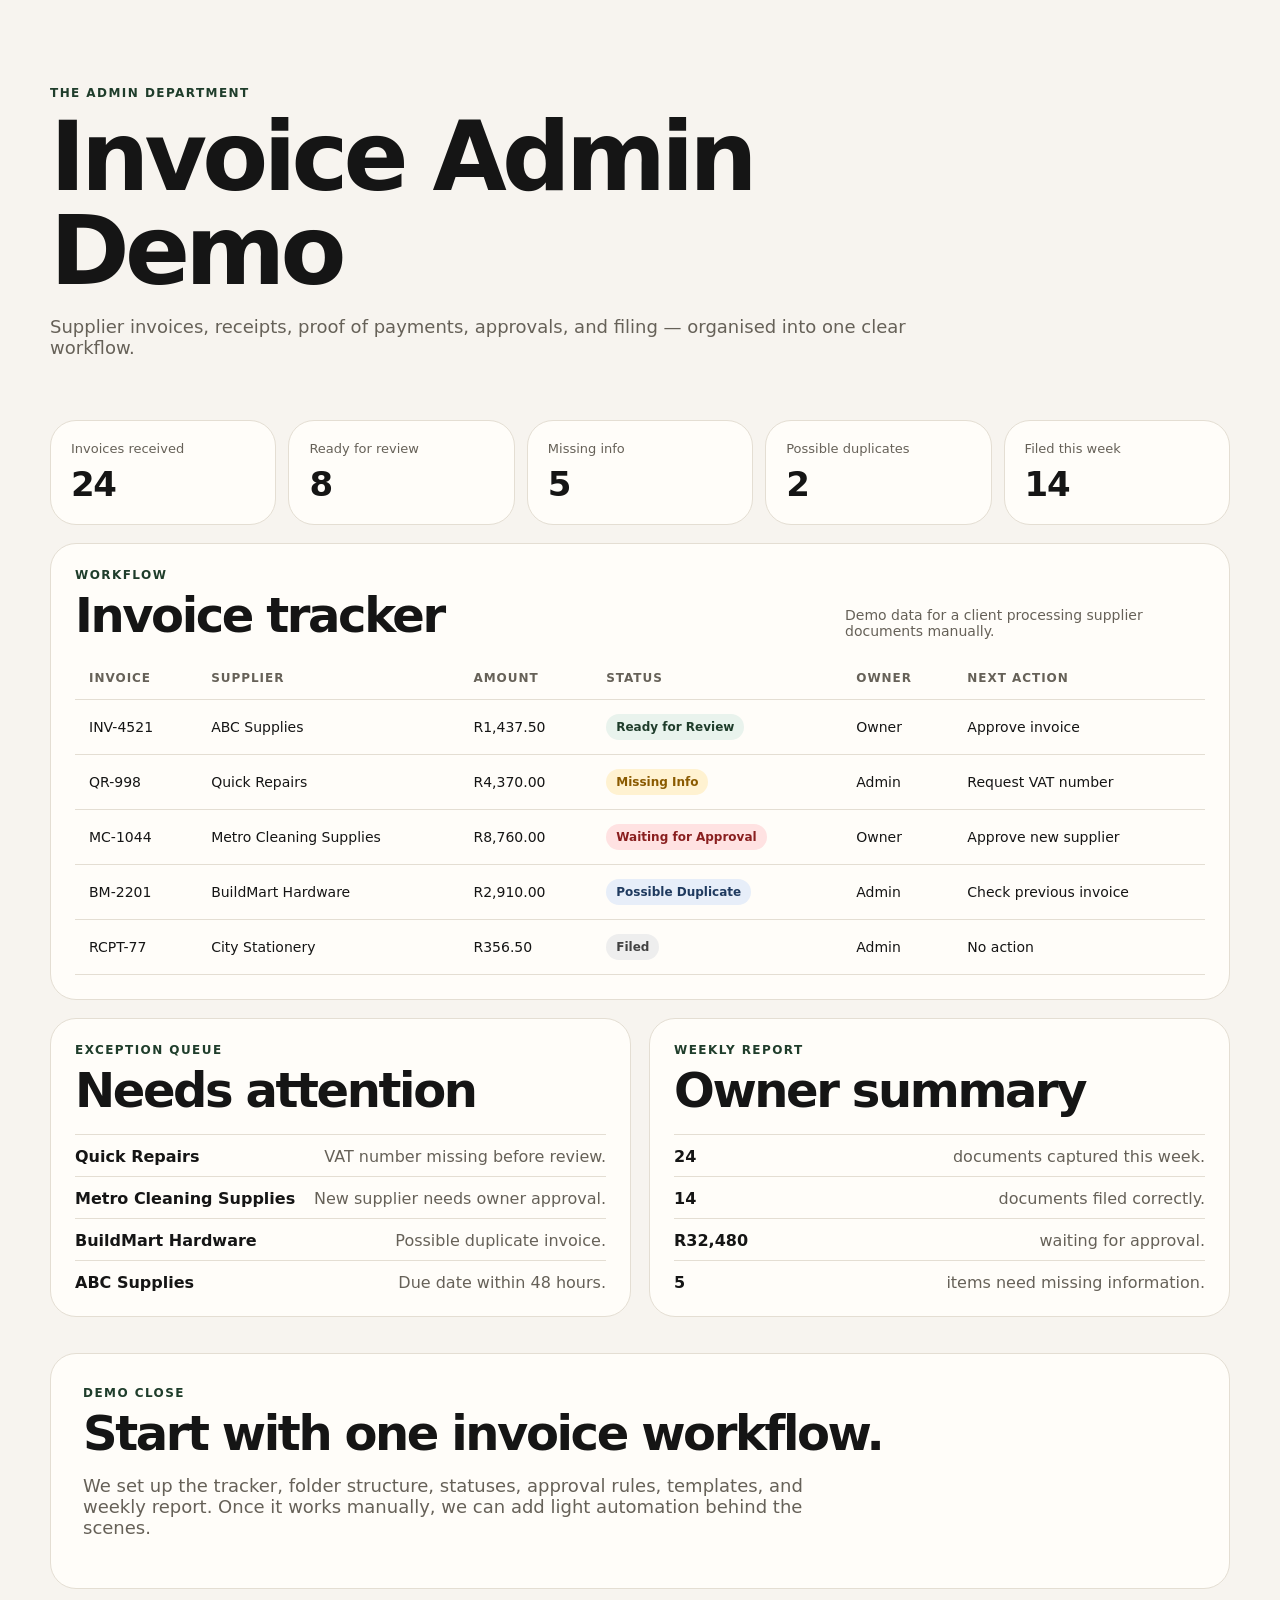
<file: product-systems/invoice-admin/demo/demo-dashboard.html>
<!doctype html>
<html lang="en">
<head>
  <meta charset="utf-8" />
  <meta name="viewport" content="width=device-width, initial-scale=1, viewport-fit=cover" />
  <title>Invoice Admin Demo — The Admin Department</title>
  <link rel="stylesheet" href="demo-dashboard.css" />
</head>
<body>
  <main class="shell">
    <header class="hero">
      <p class="eyebrow">The Admin Department</p>
      <h1>Invoice Admin Demo</h1>
      <p>Supplier invoices, receipts, proof of payments, approvals, and filing — organised into one clear workflow.</p>
    </header>

    <section class="metrics" aria-label="Demo metrics">
      <article><span>Invoices received</span><strong>24</strong></article>
      <article><span>Ready for review</span><strong>8</strong></article>
      <article><span>Missing info</span><strong>5</strong></article>
      <article><span>Possible duplicates</span><strong>2</strong></article>
      <article><span>Filed this week</span><strong>14</strong></article>
    </section>

    <section class="panel">
      <div class="panel-heading">
        <div>
          <p class="eyebrow">Workflow</p>
          <h2>Invoice tracker</h2>
        </div>
        <p class="note">Demo data for a client processing supplier documents manually.</p>
      </div>

      <div class="table-wrap">
        <table>
          <thead>
            <tr>
              <th>Invoice</th>
              <th>Supplier</th>
              <th>Amount</th>
              <th>Status</th>
              <th>Owner</th>
              <th>Next action</th>
            </tr>
          </thead>
          <tbody>
            <tr>
              <td>INV-4521</td>
              <td>ABC Supplies</td>
              <td>R1,437.50</td>
              <td><span class="pill ready">Ready for Review</span></td>
              <td>Owner</td>
              <td>Approve invoice</td>
            </tr>
            <tr>
              <td>QR-998</td>
              <td>Quick Repairs</td>
              <td>R4,370.00</td>
              <td><span class="pill warning">Missing Info</span></td>
              <td>Admin</td>
              <td>Request VAT number</td>
            </tr>
            <tr>
              <td>MC-1044</td>
              <td>Metro Cleaning Supplies</td>
              <td>R8,760.00</td>
              <td><span class="pill urgent">Waiting for Approval</span></td>
              <td>Owner</td>
              <td>Approve new supplier</td>
            </tr>
            <tr>
              <td>BM-2201</td>
              <td>BuildMart Hardware</td>
              <td>R2,910.00</td>
              <td><span class="pill duplicate">Possible Duplicate</span></td>
              <td>Admin</td>
              <td>Check previous invoice</td>
            </tr>
            <tr>
              <td>RCPT-77</td>
              <td>City Stationery</td>
              <td>R356.50</td>
              <td><span class="pill filed">Filed</span></td>
              <td>Admin</td>
              <td>No action</td>
            </tr>
          </tbody>
        </table>
      </div>
    </section>

    <section class="grid">
      <article class="panel">
        <p class="eyebrow">Exception queue</p>
        <h2>Needs attention</h2>
        <ul class="list">
          <li><strong>Quick Repairs</strong><span>VAT number missing before review.</span></li>
          <li><strong>Metro Cleaning Supplies</strong><span>New supplier needs owner approval.</span></li>
          <li><strong>BuildMart Hardware</strong><span>Possible duplicate invoice.</span></li>
          <li><strong>ABC Supplies</strong><span>Due date within 48 hours.</span></li>
        </ul>
      </article>

      <article class="panel">
        <p class="eyebrow">Weekly report</p>
        <h2>Owner summary</h2>
        <ul class="list">
          <li><strong>24</strong><span>documents captured this week.</span></li>
          <li><strong>14</strong><span>documents filed correctly.</span></li>
          <li><strong>R32,480</strong><span>waiting for approval.</span></li>
          <li><strong>5</strong><span>items need missing information.</span></li>
        </ul>
      </article>
    </section>

    <section class="cta">
      <p class="eyebrow">Demo close</p>
      <h2>Start with one invoice workflow.</h2>
      <p>We set up the tracker, folder structure, statuses, approval rules, templates, and weekly report. Once it works manually, we can add light automation behind the scenes.</p>
    </section>
  </main>
</body>
</html>
</file>
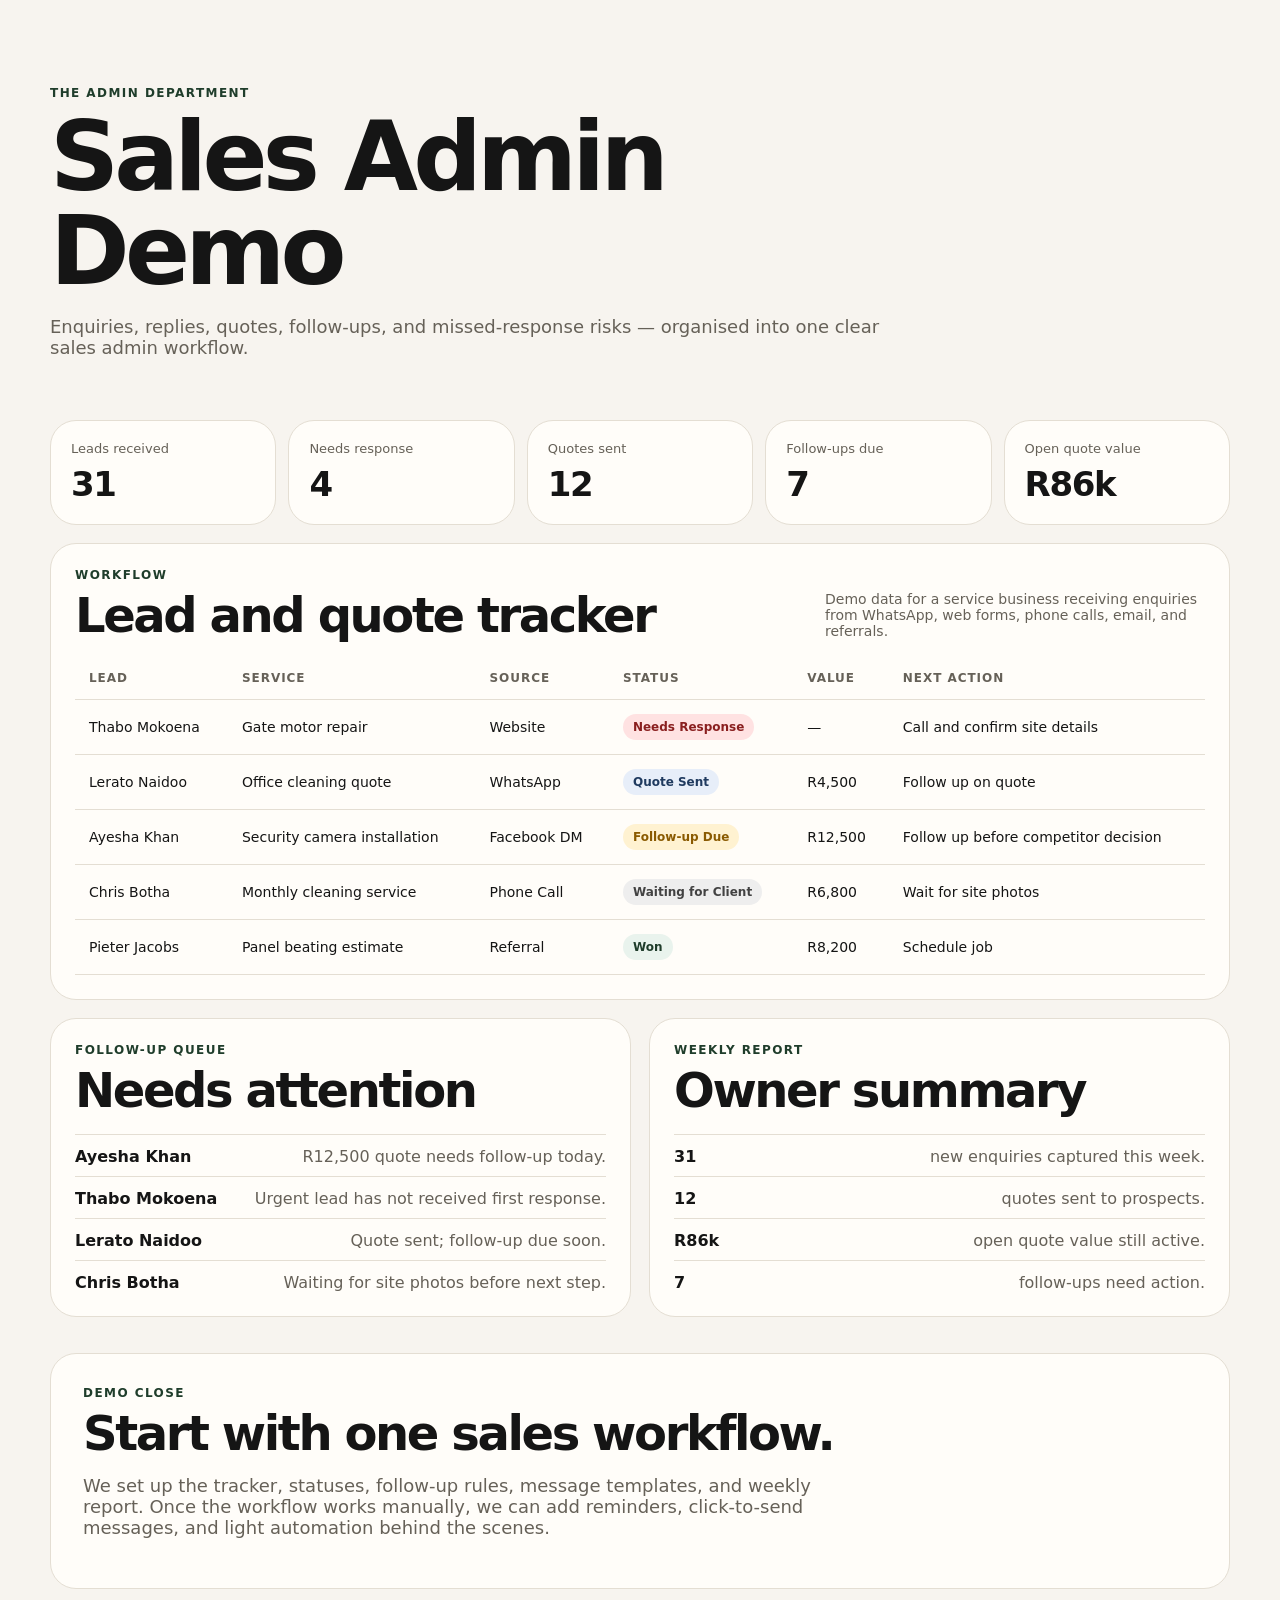
<file: product-systems/sales-admin/demo/demo-dashboard.html>
<!doctype html>
<html lang="en">
<head>
  <meta charset="utf-8" />
  <meta name="viewport" content="width=device-width, initial-scale=1, viewport-fit=cover" />
  <title>Sales Admin Demo — The Admin Department</title>
  <link rel="stylesheet" href="demo-dashboard.css" />
</head>
<body>
  <main class="shell">
    <header class="hero">
      <p class="eyebrow">The Admin Department</p>
      <h1>Sales Admin Demo</h1>
      <p>Enquiries, replies, quotes, follow-ups, and missed-response risks — organised into one clear sales admin workflow.</p>
    </header>

    <section class="metrics" aria-label="Demo metrics">
      <article><span>Leads received</span><strong>31</strong></article>
      <article><span>Needs response</span><strong>4</strong></article>
      <article><span>Quotes sent</span><strong>12</strong></article>
      <article><span>Follow-ups due</span><strong>7</strong></article>
      <article><span>Open quote value</span><strong>R86k</strong></article>
    </section>

    <section class="panel">
      <div class="panel-heading">
        <div>
          <p class="eyebrow">Workflow</p>
          <h2>Lead and quote tracker</h2>
        </div>
        <p class="note">Demo data for a service business receiving enquiries from WhatsApp, web forms, phone calls, email, and referrals.</p>
      </div>

      <div class="table-wrap">
        <table>
          <thead>
            <tr>
              <th>Lead</th>
              <th>Service</th>
              <th>Source</th>
              <th>Status</th>
              <th>Value</th>
              <th>Next action</th>
            </tr>
          </thead>
          <tbody>
            <tr>
              <td>Thabo Mokoena</td>
              <td>Gate motor repair</td>
              <td>Website</td>
              <td><span class="pill urgent">Needs Response</span></td>
              <td>—</td>
              <td>Call and confirm site details</td>
            </tr>
            <tr>
              <td>Lerato Naidoo</td>
              <td>Office cleaning quote</td>
              <td>WhatsApp</td>
              <td><span class="pill quote">Quote Sent</span></td>
              <td>R4,500</td>
              <td>Follow up on quote</td>
            </tr>
            <tr>
              <td>Ayesha Khan</td>
              <td>Security camera installation</td>
              <td>Facebook DM</td>
              <td><span class="pill due">Follow-up Due</span></td>
              <td>R12,500</td>
              <td>Follow up before competitor decision</td>
            </tr>
            <tr>
              <td>Chris Botha</td>
              <td>Monthly cleaning service</td>
              <td>Phone Call</td>
              <td><span class="pill waiting">Waiting for Client</span></td>
              <td>R6,800</td>
              <td>Wait for site photos</td>
            </tr>
            <tr>
              <td>Pieter Jacobs</td>
              <td>Panel beating estimate</td>
              <td>Referral</td>
              <td><span class="pill won">Won</span></td>
              <td>R8,200</td>
              <td>Schedule job</td>
            </tr>
          </tbody>
        </table>
      </div>
    </section>

    <section class="grid">
      <article class="panel">
        <p class="eyebrow">Follow-up queue</p>
        <h2>Needs attention</h2>
        <ul class="list">
          <li><strong>Ayesha Khan</strong><span>R12,500 quote needs follow-up today.</span></li>
          <li><strong>Thabo Mokoena</strong><span>Urgent lead has not received first response.</span></li>
          <li><strong>Lerato Naidoo</strong><span>Quote sent; follow-up due soon.</span></li>
          <li><strong>Chris Botha</strong><span>Waiting for site photos before next step.</span></li>
        </ul>
      </article>

      <article class="panel">
        <p class="eyebrow">Weekly report</p>
        <h2>Owner summary</h2>
        <ul class="list">
          <li><strong>31</strong><span>new enquiries captured this week.</span></li>
          <li><strong>12</strong><span>quotes sent to prospects.</span></li>
          <li><strong>R86k</strong><span>open quote value still active.</span></li>
          <li><strong>7</strong><span>follow-ups need action.</span></li>
        </ul>
      </article>
    </section>

    <section class="cta">
      <p class="eyebrow">Demo close</p>
      <h2>Start with one sales workflow.</h2>
      <p>We set up the tracker, statuses, follow-up rules, message templates, and weekly report. Once the workflow works manually, we can add reminders, click-to-send messages, and light automation behind the scenes.</p>
    </section>
  </main>
</body>
</html>
</file>
<file: styles.css>
:root{
  --paper:#f6f1e8;
  --card:#fffdf8;
  --ink:#111;
  --faint:#6f675d;
  --muted:#8a8174;
  --rule:#ded4c5;
  --ledger:#d8ff57;
  --blue:#8dc6ff;
  --purple:#c9a8ff;
  --shadow:0 22px 70px rgba(26,20,12,.10);
}
*{box-sizing:border-box}
html{scroll-behavior:smooth}
body{margin:0;font-family:Inter,ui-sans-serif,system-ui,-apple-system,BlinkMacSystemFont,"Segoe UI",sans-serif;background:radial-gradient(circle at 82% -12%,rgba(216,255,87,.24),transparent 30%),var(--paper);color:var(--ink);line-height:1.5;-webkit-font-smoothing:antialiased;text-rendering:optimizeLegibility}
a{color:inherit;text-decoration:none}.site-header{position:sticky;top:0;z-index:10;background:rgba(246,241,232,.86);backdrop-filter:blur(16px);border-bottom:1px solid var(--rule);display:flex;justify-content:space-between;align-items:center;padding:14px clamp(18px,5vw,72px)}.logo{font-weight:900;letter-spacing:-.04em}.logo:before{content:"";display:inline-block;width:12px;height:12px;border-radius:50%;background:#111;box-shadow:8px 0 0 var(--ledger);margin-right:12px}nav{display:flex;gap:8px;align-items:center}nav a{color:var(--faint);font-size:14px;font-weight:800;border:1px solid transparent;border-radius:999px;padding:9px 11px;transition:.18s ease}nav a:hover{color:var(--ink);background:rgba(255,253,248,.7);border-color:var(--rule)}.nav-cta{background:#111!important;color:#fff!important;border-color:#111!important}.hero{max-width:1180px;margin:0 auto;padding:clamp(56px,8vw,112px) clamp(18px,5vw,36px);display:grid;grid-template-columns:minmax(0,1.04fr) minmax(300px,.78fr);gap:clamp(30px,6vw,70px);align-items:center}.eyebrow{margin:0 0 14px;color:#456b36;text-transform:uppercase;font-size:11px;letter-spacing:.16em;font-weight:950}h1,h2,h3{margin:0;letter-spacing:-.065em;line-height:.96}h1{font-size:clamp(46px,8.7vw,100px);max-width:880px}h2{font-size:clamp(34px,6vw,68px);max-width:880px}h3{font-size:26px;letter-spacing:-.05em}.hero-copy{font-size:clamp(18px,2.2vw,24px);max-width:720px;color:var(--faint);margin:26px 0 0;line-height:1.38}.hero-actions{display:flex;flex-wrap:wrap;gap:10px;margin:30px 0 16px}.button{display:inline-flex;align-items:center;justify-content:center;padding:13px 17px;border-radius:999px;font-weight:950;border:1px solid var(--rule);transition:transform .18s ease,box-shadow .18s ease,border-color .18s ease}.button:hover{transform:translateY(-1px);box-shadow:0 12px 28px rgba(17,17,17,.10);border-color:#cbbfac}.button.primary{background:#111;color:#fff;border-color:#111}.button.secondary{background:var(--card)}.trust{color:var(--faint);font-size:14px;margin:0;font-family:ui-monospace,SFMono-Regular,Menlo,monospace}.today-card{background:var(--card);border:1px solid var(--rule);box-shadow:var(--shadow);padding:22px}.card-head{display:flex;align-items:end;justify-content:space-between;gap:16px;margin-bottom:14px}.stamp{font-family:Georgia,serif;font-weight:900;font-size:34px;letter-spacing:-.07em}.date{font-family:ui-monospace,SFMono-Regular,Menlo,monospace;font-size:11px;color:var(--faint);text-align:right}.ruled{list-style:none;margin:0;padding:0}.ruled li{display:grid;grid-template-columns:18px 1fr auto;gap:11px;align-items:start;padding:12px 0;border-top:1px solid var(--rule);font-size:14px}.ruled li:last-child{border-bottom:1px solid var(--rule)}.check{width:16px;height:16px;border:2px solid var(--ink);margin-top:2px}.check.done{background:var(--ledger);border-color:var(--ledger)}.ruled strong{font-family:ui-monospace,SFMono-Regular,Menlo,monospace;color:var(--faint);font-size:10px;text-transform:uppercase;letter-spacing:.08em}.card-note{font-family:ui-monospace,SFMono-Regular,Menlo,monospace;text-align:right;color:var(--faint);font-size:11px;margin:14px 0 0}.proof-strip{max-width:1180px;margin:0 auto 10px;padding:0 clamp(18px,5vw,36px);display:grid;grid-template-columns:repeat(4,1fr);gap:0}.proof-strip article{background:var(--card);border:1px solid var(--rule);border-right:0;padding:18px}.proof-strip article:last-child{border-right:1px solid var(--rule)}.proof-strip span{display:block;font-family:ui-monospace,SFMono-Regular,Menlo,monospace;color:var(--muted);font-size:10px;text-transform:uppercase;letter-spacing:.11em}.proof-strip strong{display:block;font-size:28px;letter-spacing:-.06em;margin-top:4px}.proof-strip p{margin:4px 0 0;color:var(--faint);font-size:13px}section{padding:clamp(56px,8vw,104px) clamp(18px,5vw,72px)}.problem,.departments,.how{border-top:1px solid var(--rule)}.problem{display:grid;grid-template-columns:minmax(0,1fr) minmax(280px,520px);gap:28px}.problem-card,.grid article,.cta{background:var(--card);border:1px solid var(--rule)}.problem-card{padding:28px;font-size:20px;color:var(--faint)}.grid{margin-top:30px;display:grid;grid-template-columns:repeat(3,minmax(0,1fr));gap:0;border:1px solid var(--rule);background:var(--rule)}.grid article{padding:24px;display:flex;min-height:250px;flex-direction:column;gap:12px;position:relative;overflow:hidden}.grid article.featured:before{content:"";position:absolute;right:-52px;top:-52px;width:140px;height:140px;border-radius:50%;background:var(--ledger)}.grid article span{align-self:flex-start;background:#111;color:#fff;border-radius:999px;padding:7px 10px;font-size:11px;font-weight:950;text-transform:uppercase;letter-spacing:.1em;position:relative;z-index:1}.grid article p{color:var(--faint);margin:0}.grid article a{margin-top:auto;font-weight:950;color:#456b36;position:relative;z-index:1}.how ol{margin:28px 0 0;padding:0;list-style:none;max-width:880px;display:grid;gap:0;border:1px solid var(--rule);background:var(--rule)}.how li{background:var(--card);padding:18px;color:var(--faint)}.how li strong{color:var(--ink)}.cta{margin:clamp(20px,5vw,72px);padding:clamp(36px,6vw,72px);box-shadow:var(--shadow)}.cta p{max-width:720px;color:var(--faint);font-size:20px}footer{padding:32px clamp(18px,5vw,72px);color:var(--faint);border-top:1px solid var(--rule)}
@media(max-width:980px){.hero,.problem{grid-template-columns:1fr}.proof-strip{grid-template-columns:1fr 1fr}.proof-strip article:nth-child(2){border-right:1px solid var(--rule)}.grid{grid-template-columns:1fr}.grid article{min-height:auto;border-bottom:1px solid var(--rule)}.grid article:last-child{border-bottom:0}}
@media(max-width:760px){nav a:not(.nav-cta){display:none}.site-header{padding:12px 14px}.hero{padding-top:46px}.hero h1{font-size:44px}.today-card{padding:16px}.ruled li{grid-template-columns:18px 1fr;gap:10px}.ruled strong{grid-column:2}.proof-strip{grid-template-columns:1fr}.proof-strip article{border-right:1px solid var(--rule);border-bottom:0}section{padding:52px 16px}.hero-actions .button{width:100%}.cta{margin:16px;padding:28px 18px}h2{font-size:38px}.grid,.how ol{border-left:1px solid var(--rule);border-right:1px solid var(--rule)}}
</file>
<file: app/assets/app.css>
:root{
  --bg:#f5f0e8;
  --bg-soft:#fbf7ef;
  --ink:#101010;
  --muted:#6d665d;
  --subtle:#928a7d;
  --card:#fffdf8;
  --card-strong:#fffaf0;
  --border:#e4dacd;
  --border-strong:#d1c5b6;
  --accent:#d8ff57;
  --blue:#8dc6ff;
  --purple:#c9a8ff;
  --danger:#9b1b1b;
  --danger-bg:#fff0ed;
  --ok:#1f7a4c;
  --ok-bg:#e8f7ed;
  --warning:#865b00;
  --warning-bg:#fff5d7;
  --shadow-sm:0 8px 24px rgba(22,18,11,.06);
  --shadow-md:0 16px 45px rgba(22,18,11,.09);
  --shadow-lg:0 24px 70px rgba(22,18,11,.14);
  --radius-sm:12px;
  --radius-md:18px;
  --radius-lg:24px;
  --radius-xl:30px;
  --space:clamp(14px,1.8vw,20px);
}
*{box-sizing:border-box}
html{scroll-behavior:smooth}
body{margin:0;background:var(--bg);color:var(--ink);font-family:Inter,ui-sans-serif,system-ui,-apple-system,BlinkMacSystemFont,"Segoe UI",sans-serif;-webkit-font-smoothing:antialiased;text-rendering:optimizeLegibility;line-height:1.5}
a{color:inherit}.shell{width:min(1152px,calc(100% - 40px));margin:0 auto;padding:18px 0 42px}.topbar{display:flex;justify-content:space-between;gap:14px;align-items:center;margin-bottom:14px;padding:8px 0}.back,.topbar a{font-weight:800;text-decoration:none;color:inherit}.back{display:inline-flex;align-items:center;gap:8px;color:var(--muted);font-size:14px}.topbar-links{display:flex;gap:8px;align-items:center;flex-wrap:wrap}.topbar-links a{font-size:12px;color:var(--muted);border:1px solid rgba(228,218,205,.72);background:rgba(255,253,248,.58);padding:7px 10px;border-radius:999px;transition:.18s ease}.topbar-links a:hover{color:var(--ink);border-color:var(--border-strong);transform:translateY(-1px)}
.app-head{position:relative;overflow:hidden;display:grid;grid-template-columns:minmax(0,1.05fr) minmax(220px,.72fr);gap:20px;background:rgba(255,253,248,.92);border:1px solid rgba(228,218,205,.92);border-radius:var(--radius-xl);padding:clamp(28px,4.2vw,48px);box-shadow:var(--shadow-md);margin-bottom:16px}.eyebrow{margin:0 0 11px;color:#3e673f;text-transform:uppercase;letter-spacing:.16em;font-weight:950;font-size:11px}.client .eyebrow{color:#5d3e79}.sales .eyebrow{color:#245a82}.property .eyebrow{color:#81521b}.practice .eyebrow{color:#226a59}.member .eyebrow{color:#854266}h1,h2,h3{margin:0;letter-spacing:-.055em;line-height:1.04}h1{font-size:clamp(38px,5vw,58px);max-width:700px}h2{font-size:clamp(24px,3vw,34px)}h3{font-size:21px;letter-spacing:-.045em}.sub,.muted{color:var(--muted);line-height:1.55}.sub{font-size:16px;max-width:620px;margin:18px 0 0}.orb{position:relative;min-height:190px;border-radius:26px;background:radial-gradient(circle at 55% 42%,rgba(255,255,255,.95),transparent 15%),radial-gradient(circle at 50% 50%,var(--accent),transparent 25%),#111;box-shadow:inset 18px 18px 54px rgba(255,255,255,.16),inset -24px -24px 70px rgba(0,0,0,.76),0 18px 54px rgba(0,0,0,.14)}.orb:after{content:"Gate 2 tested";position:absolute;right:12px;top:12px;background:rgba(255,255,255,.9);border:1px solid rgba(255,255,255,.5);border-radius:999px;padding:6px 9px;font-size:11px;font-weight:900;box-shadow:0 8px 20px rgba(0,0,0,.10)}body.sales .orb{background:radial-gradient(circle at 55% 42%,rgba(255,255,255,.95),transparent 15%),radial-gradient(circle at 50% 50%,var(--blue),transparent 25%),#111}body.client .orb{background:radial-gradient(circle at 55% 42%,rgba(255,255,255,.95),transparent 15%),radial-gradient(circle at 50% 50%,var(--purple),transparent 25%),#111}body.property .orb{background:radial-gradient(circle at 55% 42%,rgba(255,255,255,.95),transparent 15%),radial-gradient(circle at 50% 50%,#ffbd6e,transparent 25%),#111}body.practice .orb{background:radial-gradient(circle at 55% 42%,rgba(255,255,255,.95),transparent 15%),radial-gradient(circle at 50% 50%,#77e6c6,transparent 25%),#111}body.member .orb{background:radial-gradient(circle at 55% 42%,rgba(255,255,255,.95),transparent 15%),radial-gradient(circle at 50% 50%,#ff9ccf,transparent 25%),#111}
.actions{display:flex;gap:10px;flex-wrap:wrap;margin-top:24px}.btn,.tiny{appearance:none;border:1px solid var(--border);border-radius:999px;background:rgba(255,253,248,.92);font-weight:850;padding:11px 15px;font-size:14px;cursor:pointer;text-decoration:none;color:inherit;transition:transform .18s ease,box-shadow .18s ease,border-color .18s ease,background .18s ease}.btn:hover,.tiny:hover{transform:translateY(-1px);box-shadow:var(--shadow-sm);border-color:var(--border-strong)}.btn:active,.tiny:active{transform:translateY(0)}.btn.primary{background:#111;color:#fff;border-color:#111;box-shadow:0 10px 26px rgba(0,0,0,.13)}.btn.ghost{background:transparent}.btn input{display:none}.tiny{padding:6px 9px;font-size:12px;background:#fff}.metrics{display:grid;grid-template-columns:repeat(3,1fr);gap:10px;margin-bottom:16px}.metric{background:rgba(255,253,248,.92);border:1px solid var(--border);border-radius:var(--radius-md);padding:14px;box-shadow:var(--shadow-sm)}.metric span{display:block;color:var(--subtle);font-size:10px;text-transform:uppercase;letter-spacing:.12em;font-weight:950}.metric strong{display:block;font-size:28px;letter-spacing:-.055em;margin-top:3px}.layout{display:grid;grid-template-columns:minmax(0,1fr)340px;gap:16px}.panel{background:rgba(255,253,248,.92);border:1px solid rgba(228,218,205,.92);border-radius:var(--radius-lg);padding:18px;box-shadow:var(--shadow-sm);backdrop-filter:blur(14px)}.panel-head{display:flex;justify-content:space-between;gap:14px;align-items:end;margin-bottom:14px}.panel-head p{max-width:340px;margin:0;font-size:14px}.toolbar{display:flex;gap:10px;align-items:center;justify-content:space-between;margin:0 0 12px;flex-wrap:wrap}.searchbox{flex:1;min-width:220px;position:relative}.searchbox input{width:100%;border:1px solid var(--border);border-radius:999px;background:#fff;padding:11px 14px;font:inherit;outline:none}.searchbox input:focus{border-color:#111;box-shadow:0 0 0 4px rgba(17,17,17,.06)}.filters{display:flex;gap:7px;align-items:center;overflow:auto;padding-bottom:2px}.chip{border:1px solid var(--border);background:#fff;border-radius:999px;padding:8px 10px;font-size:12px;font-weight:900;white-space:nowrap;cursor:pointer;transition:.18s ease}.chip:hover{transform:translateY(-1px);border-color:var(--border-strong)}.chip.active{background:#111;color:#fff;border-color:#111}.tablewrap{overflow:auto;border:1px solid var(--border);border-radius:16px;background:#fff;max-height:640px;box-shadow:inset 0 1px 0 rgba(255,255,255,.65)}table{width:100%;border-collapse:separate;border-spacing:0;min-width:900px}th,td{text-align:left;padding:12px;border-bottom:1px solid #eee6db;vertical-align:top}th{position:sticky;top:0;background:#111;color:#fff;text-transform:uppercase;letter-spacing:.12em;font-size:10px;z-index:1}th:first-child{border-top-left-radius:14px}th:last-child{border-top-right-radius:14px}td{font-size:13px}tr{transition:background .14s ease}tr:hover{background:#fffaf2}tr.fail{background:var(--danger-bg)}tr.fail:hover{background:#ffe8e3}td small{display:block;color:var(--muted);margin-top:5px;max-width:320px;line-height:1.35}.pill{display:inline-flex;align-items:center;border-radius:999px;padding:5px 9px;font-size:11px;font-weight:950;line-height:1}.pill.pass{background:var(--ok-bg);color:var(--ok)}.pill.fail{background:#ffe1df;color:var(--danger)}.side{display:grid;gap:16px;align-content:start}.report-grid{display:grid;grid-template-columns:1fr 1fr;gap:8px}.report-grid .metric{box-shadow:none;padding:12px}.report-grid .metric strong{font-size:22px}.blocked{list-style:none;padding:0;margin:0;display:grid;gap:8px}.blocked li{border:1px solid #f1d0ca;background:#fff8f6;border-radius:14px;padding:11px}.blocked strong{font-size:13px}.blocked span{display:block;color:var(--muted);font-size:12px;margin-top:4px;line-height:1.35}.foot-note{margin-top:18px;color:var(--muted);font-size:13px}.record-cards{display:none;gap:10px}.record-card{background:#fff;border:1px solid var(--border);border-radius:18px;padding:13px;box-shadow:var(--shadow-sm)}.record-card.fail{background:var(--danger-bg);border-color:#f1d0ca}.record-card-head{display:flex;justify-content:space-between;gap:12px;align-items:start}.record-card h3{font-size:19px}.record-fields{display:grid;grid-template-columns:1fr 1fr;gap:8px;margin:12px 0}.record-field{border:1px solid #eee6db;background:rgba(255,253,248,.8);border-radius:12px;padding:9px}.record-field span{display:block;color:var(--subtle);font-size:10px;text-transform:uppercase;letter-spacing:.11em;font-weight:950}.record-field strong{display:block;margin-top:3px;font-size:13px;line-height:1.25}.empty-state{border:1px dashed var(--border-strong);background:rgba(255,253,248,.7);border-radius:18px;padding:22px;text-align:center}.empty-state h3{font-size:22px}.empty-state p{color:var(--muted);font-size:14px}dialog{border:none;border-radius:24px;max-width:900px;width:min(900px,calc(100% - 28px));box-shadow:var(--shadow-lg);background:var(--card)}dialog::backdrop{background:rgba(0,0,0,.48);backdrop-filter:blur(6px)}form{display:grid;grid-template-columns:repeat(3,1fr);gap:12px;padding:20px}label{display:grid;gap:6px;color:var(--muted);font-size:13px;font-weight:850}input,select{border:1px solid var(--border);border-radius:13px;padding:11px;font:inherit;background:#fff;outline:none}input:focus,select:focus{border-color:#111;box-shadow:0 0 0 4px rgba(17,17,17,.06)}.modal-actions{display:flex;justify-content:flex-end;gap:10px;padding:0 20px 20px}.toast{position:fixed;left:50%;bottom:calc(22px + env(safe-area-inset-bottom,0px));transform:translate(-50%,20px);opacity:0;pointer-events:none;background:#111;color:#fff;border-radius:999px;padding:11px 15px;font-weight:850;box-shadow:var(--shadow-md);transition:.22s ease;z-index:20}.toast.show{opacity:1;transform:translate(-50%,0)}
@media(max-width:980px){.shell{width:min(100% - 24px,760px);padding-top:14px}.topbar{display:block}.topbar-links{margin-top:12px}.app-head,.layout{grid-template-columns:1fr}.app-head{border-radius:26px}.orb{min-height:160px}.metrics{grid-template-columns:1fr 1fr 1fr}.panel-head{display:block}.report-grid,form{grid-template-columns:1fr 1fr}.side{grid-template-columns:1fr}}
@media(max-width:720px){.shell{width:100%;padding:10px 10px calc(78px + env(safe-area-inset-bottom,0px))}.topbar{padding:8px 2px}.topbar-links{gap:6px}.topbar-links a{font-size:12px;padding:7px 9px}.app-head{padding:22px;border-radius:24px;margin-bottom:12px}.orb{display:none}h1{font-size:38px}.sub{font-size:15px}.actions{position:sticky;bottom:calc(10px + env(safe-area-inset-bottom,0px));z-index:10;background:rgba(245,240,232,.84);backdrop-filter:blur(12px);border:1px solid var(--border);border-radius:20px;padding:8px;margin:18px -10px -8px}.actions .btn,.actions label.btn{flex:1;justify-content:center;font-size:13px;padding:10px 9px}.metrics{grid-template-columns:repeat(3,1fr);gap:8px}.metric{padding:11px;border-radius:16px}.metric span{font-size:9px}.metric strong{font-size:23px}.panel{border-radius:22px;padding:14px}.toolbar{display:grid}.searchbox{min-width:0}.filters{padding-bottom:6px}.tablewrap{display:none}.record-cards{display:grid}.record-fields{grid-template-columns:1fr}.report-grid{grid-template-columns:1fr}.modal-actions{position:sticky;bottom:0;background:var(--card);padding:12px 18px 18px;border-top:1px solid var(--border)}form{grid-template-columns:1fr;padding:18px}dialog{width:calc(100% - 16px);border-radius:22px}h2{font-size:28px}}
@media(max-width:420px){h1{font-size:36px}.metrics{grid-template-columns:1fr}.actions .btn:nth-child(n+3),.actions label.btn{display:none}.record-card-head{display:block}.record-card-head .pill{margin-top:8px}}
</file>
<file: admin-systems.css>
:root{
  --paper:#f6f1e8;
  --card:#fffdf8;
  --ink:#111;
  --faint:#6f675d;
  --muted:#8a8174;
  --rule:#ded4c5;
  --ledger:#d8ff57;
  --blue:#8dc6ff;
  --purple:#c9a8ff;
  --shadow:0 16px 45px rgba(26,20,12,.09);
}
*{box-sizing:border-box}
html{scroll-behavior:smooth}
body{margin:0;font-family:Inter,ui-sans-serif,system-ui,-apple-system,BlinkMacSystemFont,"Segoe UI",sans-serif;background:var(--paper);color:var(--ink);line-height:1.5;-webkit-font-smoothing:antialiased;text-rendering:optimizeLegibility}
a{color:inherit;text-decoration:none}.site-header{position:sticky;top:0;z-index:10;background:rgba(246,241,232,.9);backdrop-filter:blur(14px);border-bottom:1px solid var(--rule);display:flex;justify-content:space-between;align-items:center;padding:14px clamp(20px,4vw,40px)}.logo{font-weight:900;letter-spacing:-.04em;font-size:18px}.logo:before{content:"";display:inline-block;width:10px;height:10px;border-radius:50%;background:#111;box-shadow:7px 0 0 var(--ledger);margin-right:10px}nav{display:flex;gap:14px;align-items:center}nav a{color:var(--faint);font-size:14px;font-weight:700;border:1px solid transparent;border-radius:999px;padding:7px 0;transition:.18s ease}nav a:hover{color:var(--ink)}.nav-cta{background:#111!important;color:#fff!important;border-color:#111!important;padding:8px 13px!important}.hero{max-width:1152px;margin:0 auto;padding:clamp(48px,6.2vw,72px) 20px;display:grid;grid-template-columns:minmax(0,1.02fr) minmax(300px,.98fr);gap:clamp(32px,5vw,56px);align-items:center}.eyebrow{margin:0 0 16px;color:#456b36;text-transform:uppercase;font-size:11px;letter-spacing:.16em;font-weight:950}.hero h1{font-size:clamp(38px,5vw,56px);max-width:690px;letter-spacing:-.055em;line-height:1.04}.hero-copy{font-size:16px;max-width:620px;color:var(--faint);margin:20px 0 0;line-height:1.72}.hero-actions{display:flex;flex-wrap:wrap;gap:12px;margin:28px 0 16px}.button{display:inline-flex;align-items:center;justify-content:center;padding:12px 16px;border-radius:999px;font-size:14px;font-weight:850;border:1px solid var(--rule);transition:transform .18s ease,box-shadow .18s ease,border-color .18s ease}.button:hover{transform:translateY(-1px);box-shadow:0 10px 24px rgba(17,17,17,.09);border-color:#cbbfac}.button.primary{background:#111;color:#fff;border-color:#111}.button.secondary{background:var(--card)}.trust{color:var(--faint);font-size:11px;margin:0;font-family:ui-monospace,SFMono-Regular,Menlo,monospace}.today-card{background:var(--card);border:1px solid var(--rule);box-shadow:var(--shadow);padding:20px 22px;border-radius:0}.card-head{display:flex;align-items:end;justify-content:space-between;gap:16px;margin-bottom:14px}.stamp{font-family:Georgia,serif;font-weight:900;font-size:22px;letter-spacing:-.06em}.date{font-family:ui-monospace,SFMono-Regular,Menlo,monospace;font-size:11px;color:var(--faint);text-align:right}.ruled{list-style:none;margin:0;padding:0}.ruled li{display:grid;grid-template-columns:18px 1fr auto;gap:12px;align-items:start;padding:10px 0;border-top:1px solid var(--rule);font-size:14px;line-height:1.42}.ruled li:last-child{border-bottom:1px solid var(--rule)}.check{width:16px;height:16px;border:2px solid var(--ink);margin-top:2px}.check.done{background:var(--ledger);border-color:var(--ledger)}.ruled strong{font-family:ui-monospace,SFMono-Regular,Menlo,monospace;color:var(--faint);font-size:10px;text-transform:uppercase;letter-spacing:.08em}.card-note{font-family:ui-monospace,SFMono-Regular,Menlo,monospace;text-align:right;color:var(--faint);font-size:11px;margin:14px 0 0}.proof-strip{max-width:1152px;margin:0 auto 4px;padding:0 20px;display:grid;grid-template-columns:repeat(4,1fr);gap:0}.proof-strip article{background:var(--card);border:1px solid var(--rule);border-right:0;padding:16px}.proof-strip article:last-child{border-right:1px solid var(--rule)}.proof-strip span{display:block;font-family:ui-monospace,SFMono-Regular,Menlo,monospace;color:var(--muted);font-size:10px;text-transform:uppercase;letter-spacing:.11em}.proof-strip strong{display:block;font-size:23px;letter-spacing:-.055em;margin-top:3px}.proof-strip p{margin:4px 0 0;color:var(--faint);font-size:13px;line-height:1.45}section{padding:clamp(48px,6vw,72px) clamp(20px,4vw,40px)}.problem,.systems,.how,.pricing,.guardrails{border-top:1px solid var(--rule)}h1,h2,h3{margin:0;letter-spacing:-.055em;line-height:1.06}h2{font-size:clamp(28px,3.4vw,38px);max-width:760px;line-height:1.08}h3{font-size:22px;letter-spacing:-.045em}.problem p:not(.eyebrow){max-width:720px;color:var(--faint);font-size:16px;line-height:1.7}.cards{margin-top:28px;display:grid;grid-template-columns:repeat(3,minmax(0,1fr));gap:0;border:1px solid var(--rule);background:var(--rule)}.card,.steps article,.price-grid article,.cta{background:var(--card)}.card{position:relative;overflow:hidden;padding:20px;display:flex;flex-direction:column;gap:11px;min-height:320px}.card.featured:before,.sales-card:before,.client-card:before,.property-card:before,.practice-card:before,.member-card:before{content:"";position:absolute;right:-48px;top:-48px;width:118px;height:118px;border-radius:50%;background:var(--ledger)}.sales-card:before{background:var(--blue)}.client-card:before{background:var(--purple)}.property-card:before{background:#ffbd6e}.practice-card:before{background:#77e6c6}.member-card:before{background:#ff9ccf}.tag{align-self:flex-start;background:#111;color:#fff;border-radius:999px;padding:6px 9px;font-size:10px;font-weight:950;margin:0;text-transform:uppercase;letter-spacing:.1em;position:relative;z-index:1}.card p:not(.tag),.card li{color:var(--faint);font-size:14px;line-height:1.55}.card ul{padding-left:18px;margin:0;display:grid;gap:5px}.card-actions{margin-top:auto;display:grid;gap:10px;position:relative;z-index:1}.card-actions .button{width:100%}.text-link{font-weight:900;color:var(--faint);font-size:14px;text-align:center}.text-link:hover{color:var(--ink)}.steps{margin-top:28px;display:grid;grid-template-columns:repeat(4,minmax(0,1fr));gap:0;border:1px solid var(--rule);background:var(--rule)}.steps article{padding:18px}.steps strong{display:inline-flex;margin-bottom:12px;font-family:ui-monospace,SFMono-Regular,Menlo,monospace;color:#456b36;font-size:11px;font-weight:950}.steps p,.price-grid p,.guardrails li,.cta p{color:var(--faint);font-size:14px;line-height:1.6}.price-grid{margin-top:28px;display:grid;grid-template-columns:repeat(3,minmax(0,1fr));gap:0;border:1px solid var(--rule);background:var(--rule)}.price-grid article{padding:20px}.featured-price{background:#111!important;color:#fff}.featured-price p{color:rgba(255,255,255,.68)!important}.featured-price .price{color:#fff!important}.price{font-size:clamp(24px,2.4vw,30px);font-weight:950;color:var(--ink)!important;letter-spacing:-.055em;margin:12px 0 8px}.guardrails ul{margin-top:28px;padding:0;list-style:none;max-width:820px;display:grid;gap:0;border:1px solid var(--rule);background:var(--rule)}.guardrails li{background:var(--card);padding:14px;border:0}.cta{max-width:1152px;margin:24px auto 56px;padding:clamp(34px,5vw,56px);border:1px solid var(--rule);box-shadow:var(--shadow)}.cta p{max-width:650px;font-size:16px;line-height:1.65}footer{padding:24px clamp(20px,4vw,40px);color:var(--faint);border-top:1px solid var(--rule);font-size:14px}
@media(max-width:980px){.hero{grid-template-columns:1fr}.proof-strip{grid-template-columns:1fr 1fr}.proof-strip article:nth-child(2){border-right:1px solid var(--rule)}.cards,.steps,.price-grid{grid-template-columns:1fr}.card{min-height:auto}.site-header{align-items:center}.steps article,.price-grid article,.card{border-bottom:1px solid var(--rule)}.steps article:last-child,.price-grid article:last-child,.card:last-child{border-bottom:0}}
@media(max-width:760px){nav a:not(.nav-cta){display:none}.site-header{padding:12px 16px}.hero{padding-top:44px}.hero h1{font-size:40px}.today-card{padding:18px}.ruled li{grid-template-columns:18px 1fr;gap:10px}.ruled strong{grid-column:2}.proof-strip{grid-template-columns:1fr}.proof-strip article{border-right:1px solid var(--rule);border-bottom:0}section{padding:48px 16px}.hero-actions .button{width:100%}.cta{margin:16px 16px 48px;padding:26px 18px}h2{font-size:32px}.cards,.steps,.price-grid,.guardrails ul{border-left:1px solid var(--rule);border-right:1px solid var(--rule)}}
</file>
<file: product-systems/invoice-admin/demo/demo-dashboard.css>
:root {
  --bg: #f7f4ef;
  --ink: #151515;
  --muted: #666158;
  --card: #fffdf9;
  --border: #e4ded3;
  --green: #1f3d2b;
  --amber: #8a5a00;
  --red: #8a1f1f;
  --blue: #1f3a5f;
}

* { box-sizing: border-box; }
body { margin: 0; font-family: Inter, ui-sans-serif, system-ui, -apple-system, BlinkMacSystemFont, "Segoe UI", sans-serif; background: var(--bg); color: var(--ink); }
.shell { width: min(1180px, calc(100% - 32px)); margin: 0 auto; padding: 42px 0; }
.hero { padding: 44px 0; max-width: 860px; }
.eyebrow { margin: 0 0 10px; color: var(--green); text-transform: uppercase; letter-spacing: 0.12em; font-size: 12px; font-weight: 800; }
h1, h2 { margin: 0; letter-spacing: -0.05em; line-height: 0.98; }
h1 { font-size: clamp(48px, 9vw, 96px); }
h2 { font-size: clamp(28px, 5vw, 48px); }
p { color: var(--muted); font-size: 18px; }
.metrics { display: grid; grid-template-columns: repeat(5, 1fr); gap: 12px; margin-bottom: 18px; }
.metrics article, .panel, .cta { background: var(--card); border: 1px solid var(--border); border-radius: 26px; }
.metrics article { padding: 20px; }
.metrics span { color: var(--muted); font-size: 13px; display: block; margin-bottom: 8px; }
.metrics strong { font-size: 34px; letter-spacing: -0.04em; }
.panel { padding: 24px; margin-bottom: 18px; }
.panel-heading { display: flex; justify-content: space-between; gap: 24px; align-items: end; margin-bottom: 18px; }
.note { max-width: 360px; font-size: 14px; margin: 0; }
.table-wrap { overflow-x: auto; }
table { width: 100%; border-collapse: collapse; min-width: 760px; }
th, td { padding: 14px; text-align: left; border-bottom: 1px solid var(--border); }
th { font-size: 12px; text-transform: uppercase; letter-spacing: 0.08em; color: var(--muted); }
td { font-size: 14px; }
.pill { display: inline-flex; padding: 6px 10px; border-radius: 999px; font-weight: 800; font-size: 12px; }
.ready { background: #e9f3ed; color: var(--green); }
.warning { background: #fff2d1; color: var(--amber); }
.urgent { background: #ffe2e2; color: var(--red); }
.duplicate { background: #e7eef9; color: var(--blue); }
.filed { background: #eeeeee; color: #424242; }
.grid { display: grid; grid-template-columns: repeat(2, 1fr); gap: 18px; }
.list { list-style: none; padding: 0; margin: 20px 0 0; display: grid; gap: 10px; }
.list li { display: flex; justify-content: space-between; gap: 18px; border-top: 1px solid var(--border); padding-top: 12px; }
.list span { color: var(--muted); text-align: right; }
.cta { padding: 32px; margin-top: 18px; }
.cta p { max-width: 760px; }
@media (max-width: 860px) { .metrics, .grid { grid-template-columns: 1fr; } .panel-heading { display: block; } .list li { display: block; } .list span { display: block; text-align: left; margin-top: 4px; } }
</file>
<file: product-systems/sales-admin/demo/demo-dashboard.css>
:root {
  --bg: #f7f4ef;
  --ink: #151515;
  --muted: #666158;
  --card: #fffdf9;
  --border: #e4ded3;
  --green: #1f3d2b;
  --amber: #8a5a00;
  --red: #8a1f1f;
  --blue: #1f3a5f;
}

* { box-sizing: border-box; }
body { margin: 0; font-family: Inter, ui-sans-serif, system-ui, -apple-system, BlinkMacSystemFont, "Segoe UI", sans-serif; background: var(--bg); color: var(--ink); }
.shell { width: min(1180px, calc(100% - 32px)); margin: 0 auto; padding: 42px 0; }
.hero { padding: 44px 0; max-width: 880px; }
.eyebrow { margin: 0 0 10px; color: var(--green); text-transform: uppercase; letter-spacing: 0.12em; font-size: 12px; font-weight: 800; }
h1, h2 { margin: 0; letter-spacing: -0.05em; line-height: 0.98; }
h1 { font-size: clamp(48px, 9vw, 96px); }
h2 { font-size: clamp(28px, 5vw, 48px); }
p { color: var(--muted); font-size: 18px; }
.metrics { display: grid; grid-template-columns: repeat(5, 1fr); gap: 12px; margin-bottom: 18px; }
.metrics article, .panel, .cta { background: var(--card); border: 1px solid var(--border); border-radius: 26px; }
.metrics article { padding: 20px; }
.metrics span { color: var(--muted); font-size: 13px; display: block; margin-bottom: 8px; }
.metrics strong { font-size: 34px; letter-spacing: -0.04em; }
.panel { padding: 24px; margin-bottom: 18px; }
.panel-heading { display: flex; justify-content: space-between; gap: 24px; align-items: end; margin-bottom: 18px; }
.note { max-width: 380px; font-size: 14px; margin: 0; }
.table-wrap { overflow-x: auto; }
table { width: 100%; border-collapse: collapse; min-width: 780px; }
th, td { padding: 14px; text-align: left; border-bottom: 1px solid var(--border); }
th { font-size: 12px; text-transform: uppercase; letter-spacing: 0.08em; color: var(--muted); }
td { font-size: 14px; }
.pill { display: inline-flex; padding: 6px 10px; border-radius: 999px; font-weight: 800; font-size: 12px; }
.urgent { background: #ffe2e2; color: var(--red); }
.quote { background: #e7eef9; color: var(--blue); }
.due { background: #fff2d1; color: var(--amber); }
.waiting { background: #eeeeee; color: #424242; }
.won { background: #e9f3ed; color: var(--green); }
.grid { display: grid; grid-template-columns: repeat(2, 1fr); gap: 18px; }
.list { list-style: none; padding: 0; margin: 20px 0 0; display: grid; gap: 10px; }
.list li { display: flex; justify-content: space-between; gap: 18px; border-top: 1px solid var(--border); padding-top: 12px; }
.list span { color: var(--muted); text-align: right; }
.cta { padding: 32px; margin-top: 18px; }
.cta p { max-width: 780px; }
@media (max-width: 860px) { .metrics, .grid { grid-template-columns: 1fr; } .panel-heading { display: block; } .list li { display: block; } .list span { display: block; text-align: left; margin-top: 4px; } }
</file>
